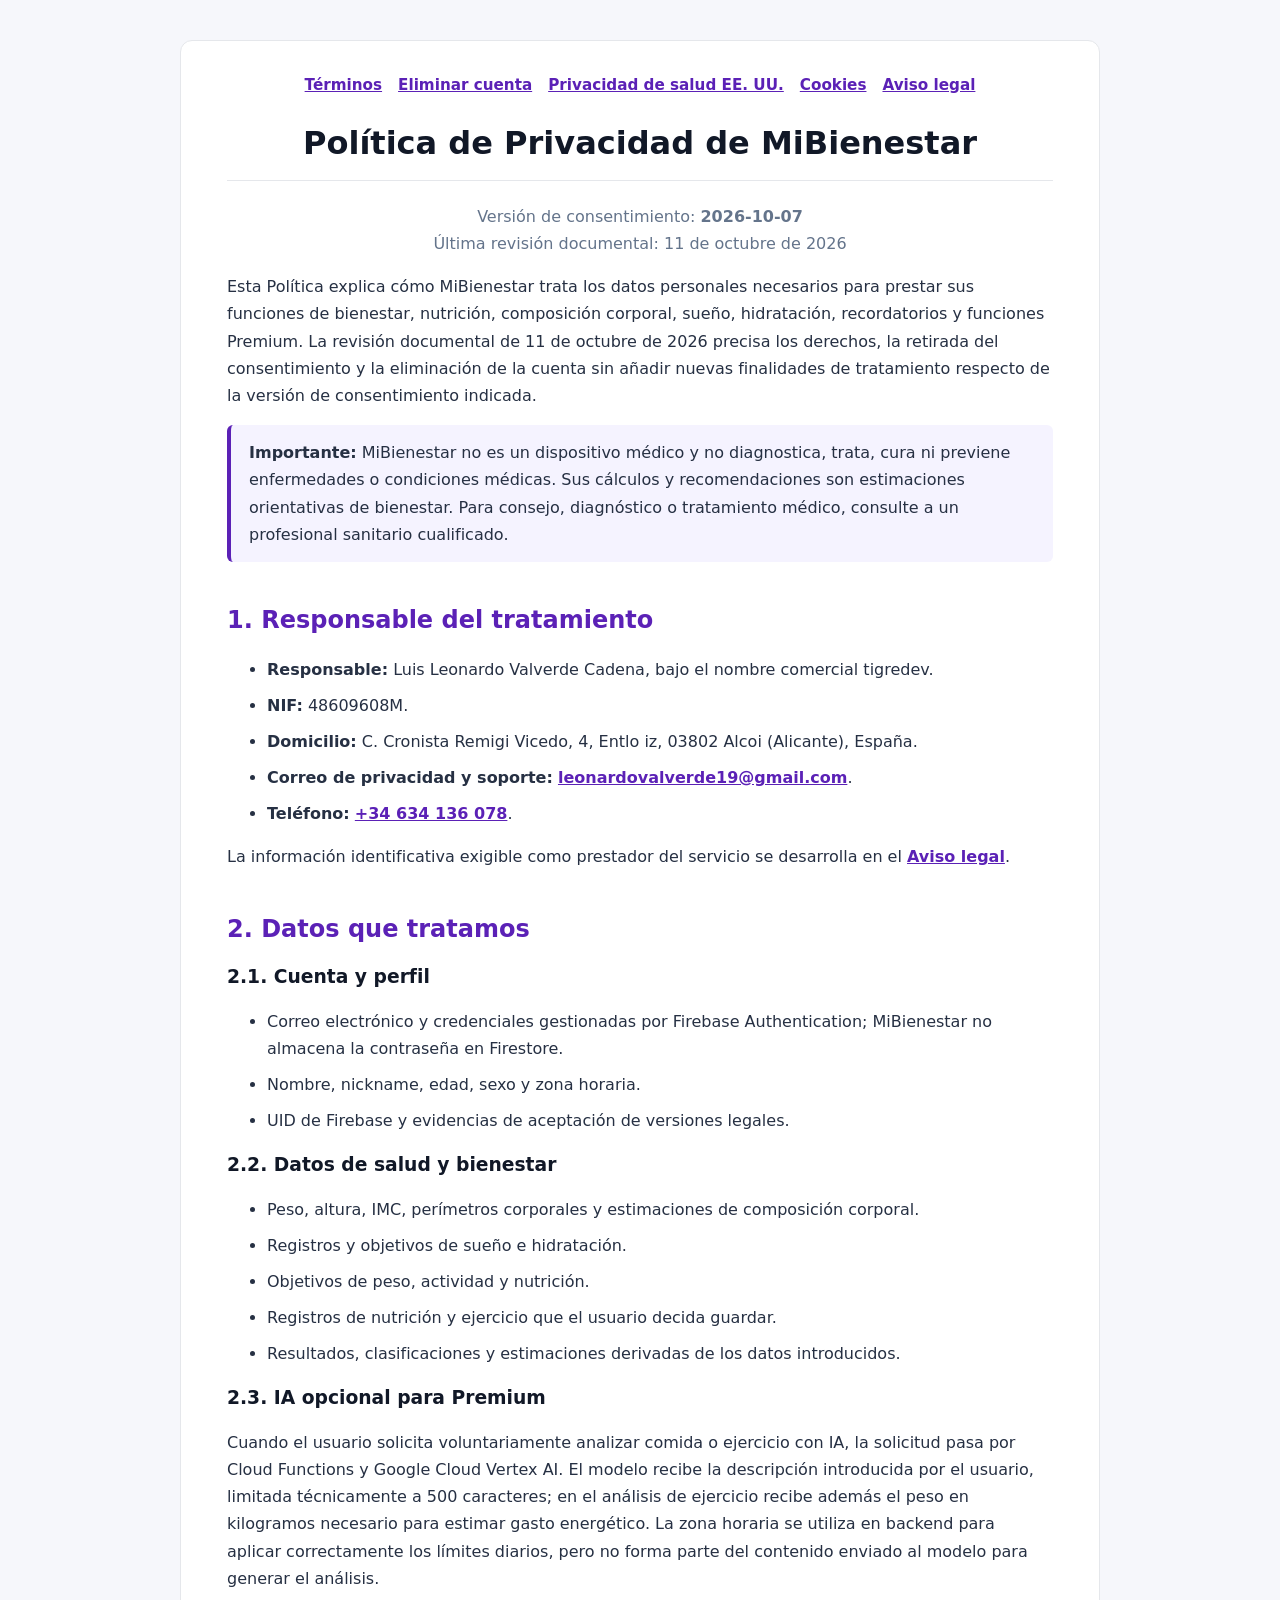
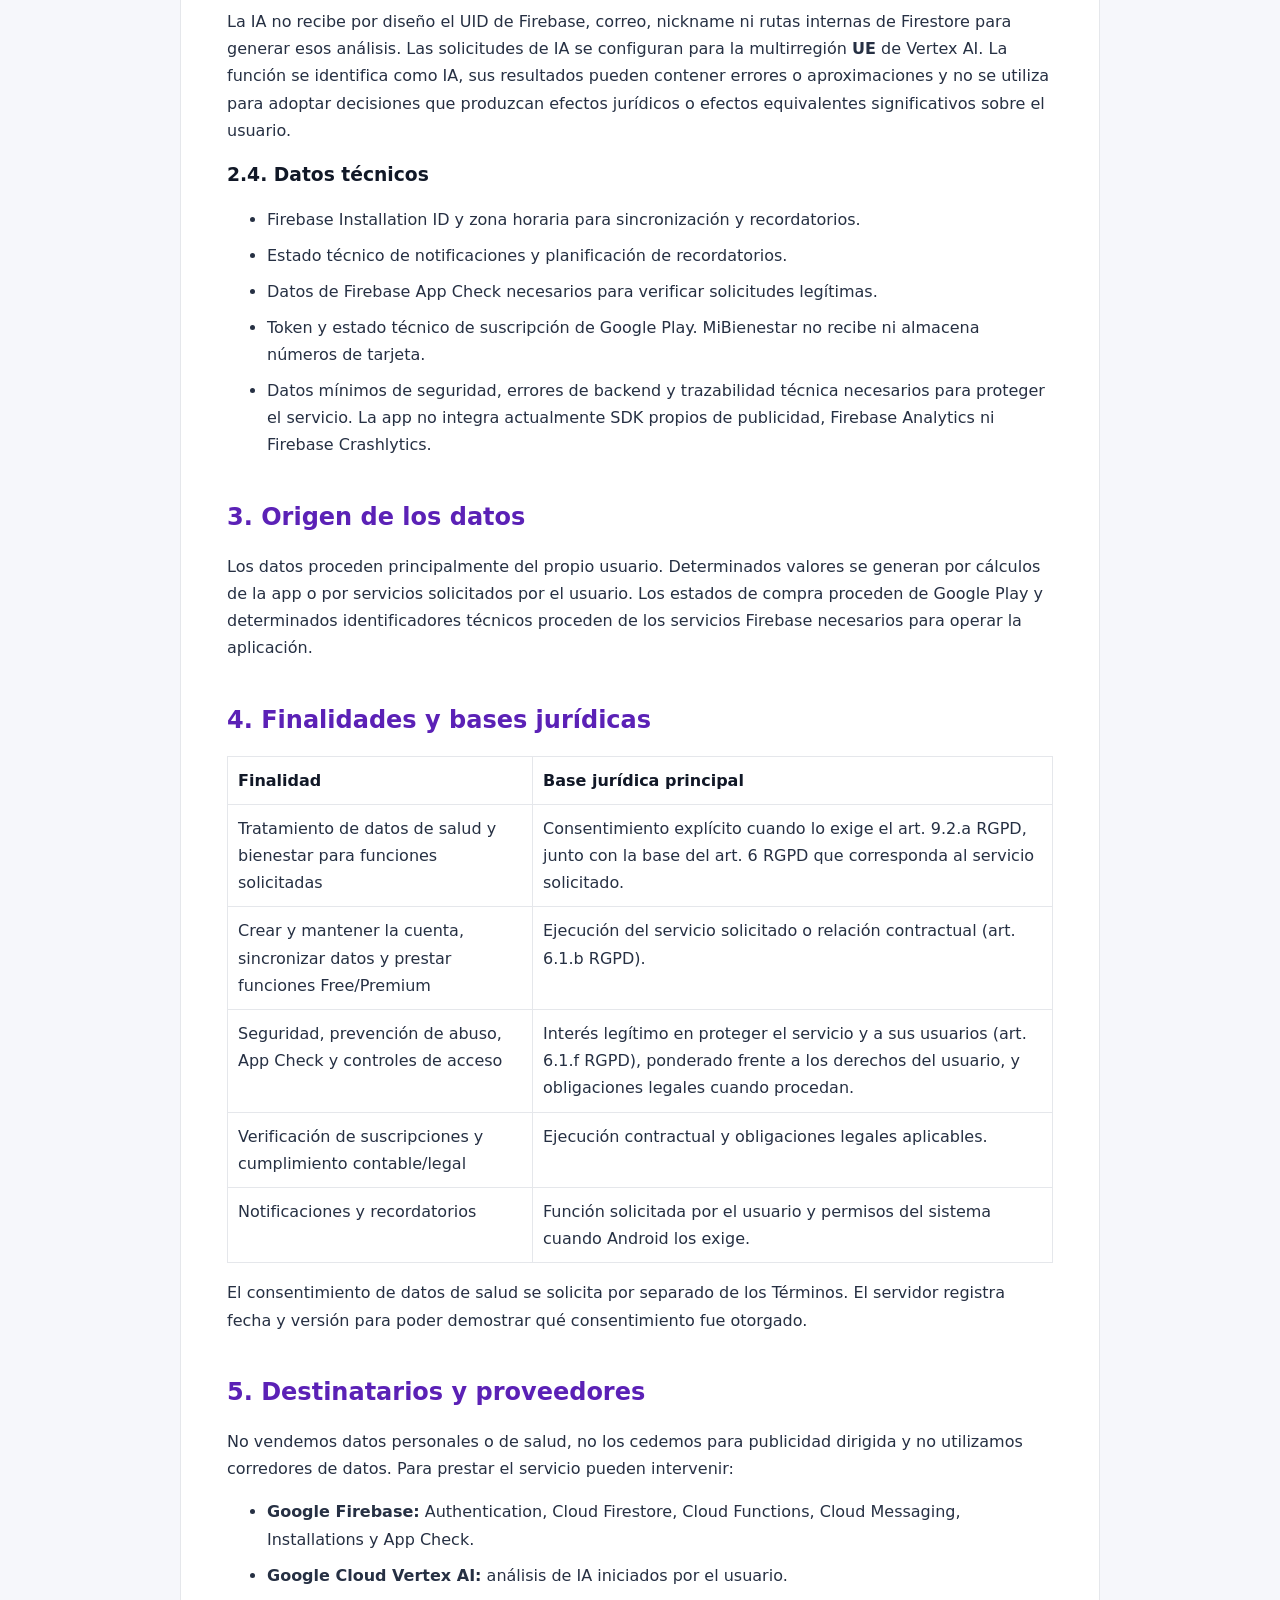
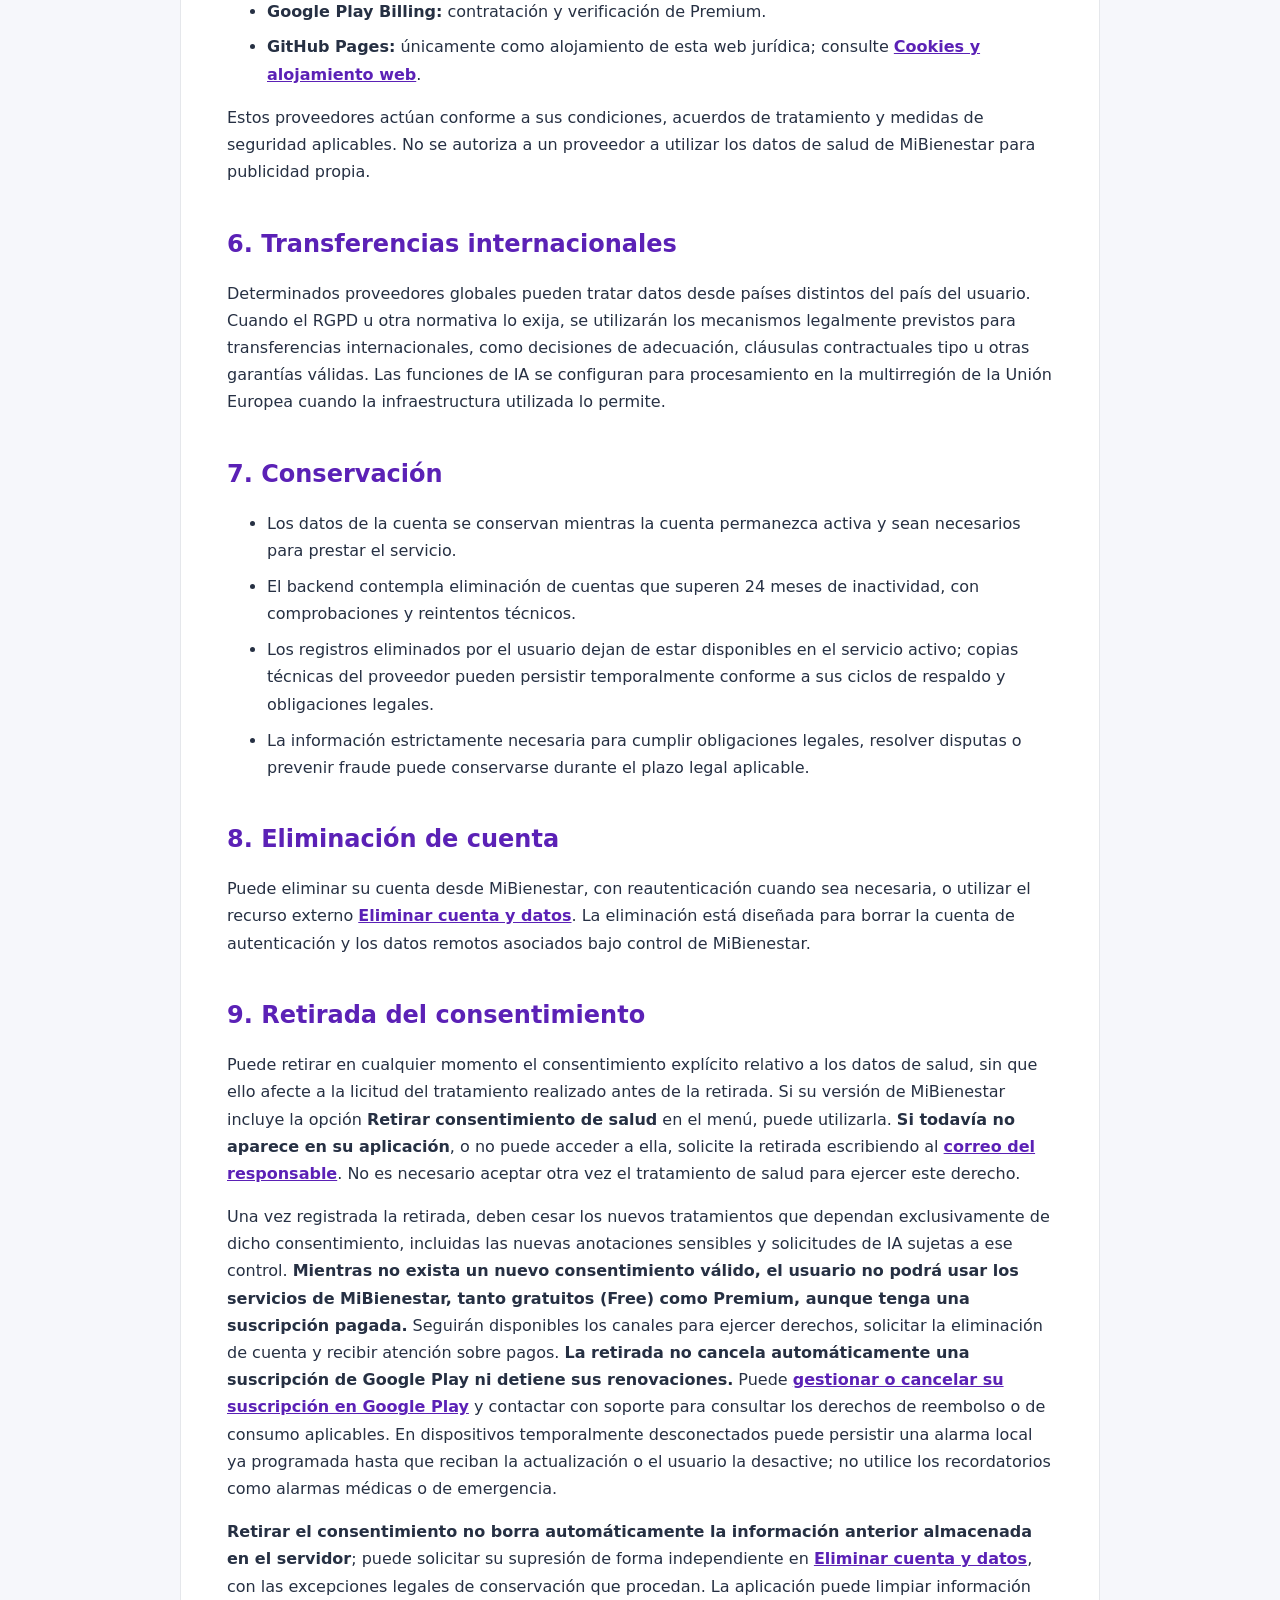
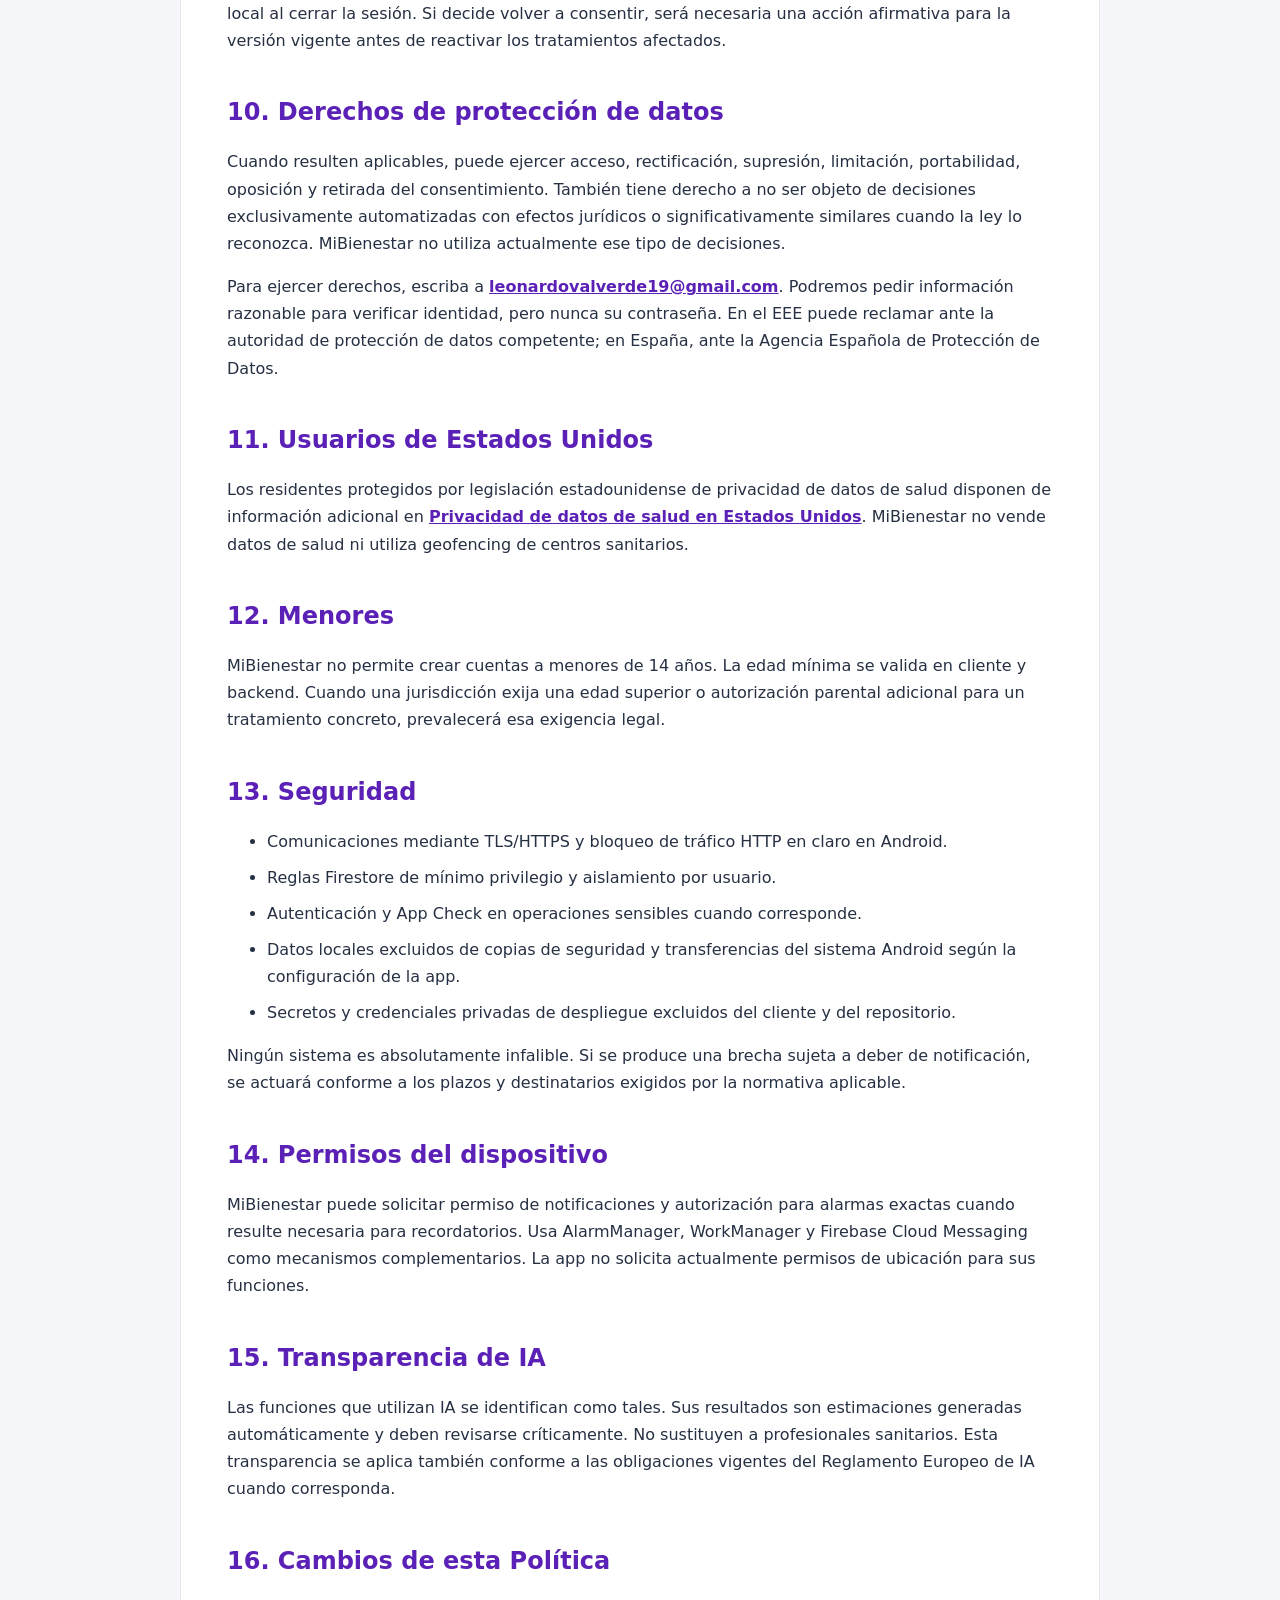
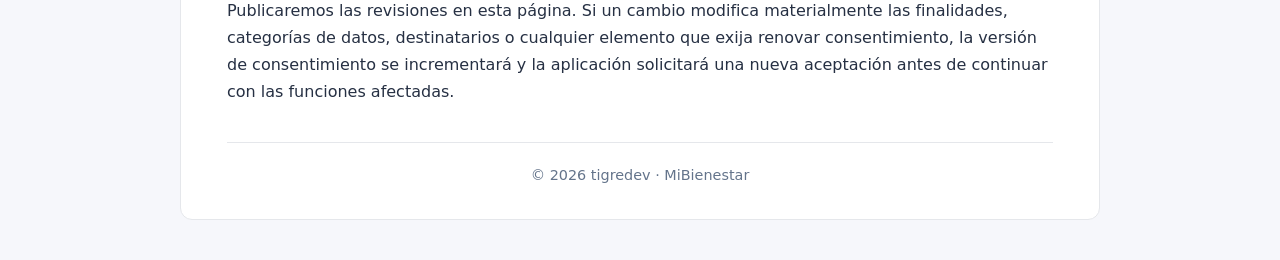
<file: index.html>
<!doctype html>
<html lang="es">
<head>
  <meta charset="utf-8">
  <meta name="viewport" content="width=device-width,initial-scale=1">
  <title>Política de Privacidad - MiBienestar</title>
  <link rel="stylesheet" href="assets/legal.css">
</head>
<body>
<a class="skip-link" href="#contenido">Saltar al contenido</a>
<main id="contenido" class="container">
<nav aria-label="Documentos legales">
  <a href="terminos.html">Términos</a>
  <a href="eliminar-cuenta.html">Eliminar cuenta</a>
  <a href="privacidad-salud-eeuu.html">Privacidad de salud EE. UU.</a>
  <a href="cookies.html">Cookies</a>
  <a href="aviso-legal.html">Aviso legal</a>
</nav>

<h1>Política de Privacidad de MiBienestar</h1>
<p class="meta">Versión de consentimiento: <strong>2026-10-07</strong><br>Última revisión documental: 11 de octubre de 2026</p>

<p>Esta Política explica cómo MiBienestar trata los datos personales necesarios para prestar sus funciones de bienestar, nutrición, composición corporal, sueño, hidratación, recordatorios y funciones Premium. La revisión documental de 11 de octubre de 2026 precisa los derechos, la retirada del consentimiento y la eliminación de la cuenta sin añadir nuevas finalidades de tratamiento respecto de la versión de consentimiento indicada.</p>

<div class="notice"><strong>Importante:</strong> MiBienestar no es un dispositivo médico y no diagnostica, trata, cura ni previene enfermedades o condiciones médicas. Sus cálculos y recomendaciones son estimaciones orientativas de bienestar. Para consejo, diagnóstico o tratamiento médico, consulte a un profesional sanitario cualificado.</div>

<h2>1. Responsable del tratamiento</h2>
<ul>
  <li><strong>Responsable:</strong> Luis Leonardo Valverde Cadena, bajo el nombre comercial tigredev.</li>
  <li><strong>NIF:</strong> 48609608M.</li>
  <li><strong>Domicilio:</strong> C. Cronista Remigi Vicedo, 4, Entlo iz, 03802 Alcoi (Alicante), España.</li>
  <li><strong>Correo de privacidad y soporte:</strong> <a href="mailto:leonardovalverde19@gmail.com">leonardovalverde19@gmail.com</a>.</li>
  <li><strong>Teléfono:</strong> <a href="tel:+34634136078">+34 634 136 078</a>.</li>
</ul>
<p>La información identificativa exigible como prestador del servicio se desarrolla en el <a href="aviso-legal.html">Aviso legal</a>.</p>

<h2>2. Datos que tratamos</h2>
<h3>2.1. Cuenta y perfil</h3>
<ul>
  <li>Correo electrónico y credenciales gestionadas por Firebase Authentication; MiBienestar no almacena la contraseña en Firestore.</li>
  <li>Nombre, nickname, edad, sexo y zona horaria.</li>
  <li>UID de Firebase y evidencias de aceptación de versiones legales.</li>
</ul>

<h3>2.2. Datos de salud y bienestar</h3>
<ul>
  <li>Peso, altura, IMC, perímetros corporales y estimaciones de composición corporal.</li>
  <li>Registros y objetivos de sueño e hidratación.</li>
  <li>Objetivos de peso, actividad y nutrición.</li>
  <li>Registros de nutrición y ejercicio que el usuario decida guardar.</li>
  <li>Resultados, clasificaciones y estimaciones derivadas de los datos introducidos.</li>
</ul>

<h3>2.3. IA opcional para Premium</h3>
<p>Cuando el usuario solicita voluntariamente analizar comida o ejercicio con IA, la solicitud pasa por Cloud Functions y Google Cloud Vertex AI. El modelo recibe la descripción introducida por el usuario, limitada técnicamente a 500 caracteres; en el análisis de ejercicio recibe además el peso en kilogramos necesario para estimar gasto energético. La zona horaria se utiliza en backend para aplicar correctamente los límites diarios, pero no forma parte del contenido enviado al modelo para generar el análisis.</p>
<p>La IA no recibe por diseño el UID de Firebase, correo, nickname ni rutas internas de Firestore para generar esos análisis. Las solicitudes de IA se configuran para la multirregión <strong>UE</strong> de Vertex AI. La función se identifica como IA, sus resultados pueden contener errores o aproximaciones y no se utiliza para adoptar decisiones que produzcan efectos jurídicos o efectos equivalentes significativos sobre el usuario.</p>

<h3>2.4. Datos técnicos</h3>
<ul>
  <li>Firebase Installation ID y zona horaria para sincronización y recordatorios.</li>
  <li>Estado técnico de notificaciones y planificación de recordatorios.</li>
  <li>Datos de Firebase App Check necesarios para verificar solicitudes legítimas.</li>
  <li>Token y estado técnico de suscripción de Google Play. MiBienestar no recibe ni almacena números de tarjeta.</li>
  <li>Datos mínimos de seguridad, errores de backend y trazabilidad técnica necesarios para proteger el servicio. La app no integra actualmente SDK propios de publicidad, Firebase Analytics ni Firebase Crashlytics.</li>
</ul>

<h2>3. Origen de los datos</h2>
<p>Los datos proceden principalmente del propio usuario. Determinados valores se generan por cálculos de la app o por servicios solicitados por el usuario. Los estados de compra proceden de Google Play y determinados identificadores técnicos proceden de los servicios Firebase necesarios para operar la aplicación.</p>

<h2>4. Finalidades y bases jurídicas</h2>
<table>
  <thead><tr><th>Finalidad</th><th>Base jurídica principal</th></tr></thead>
  <tbody>
    <tr><td>Tratamiento de datos de salud y bienestar para funciones solicitadas</td><td>Consentimiento explícito cuando lo exige el art. 9.2.a RGPD, junto con la base del art. 6 RGPD que corresponda al servicio solicitado.</td></tr>
    <tr><td>Crear y mantener la cuenta, sincronizar datos y prestar funciones Free/Premium</td><td>Ejecución del servicio solicitado o relación contractual (art. 6.1.b RGPD).</td></tr>
    <tr><td>Seguridad, prevención de abuso, App Check y controles de acceso</td><td>Interés legítimo en proteger el servicio y a sus usuarios (art. 6.1.f RGPD), ponderado frente a los derechos del usuario, y obligaciones legales cuando procedan.</td></tr>
    <tr><td>Verificación de suscripciones y cumplimiento contable/legal</td><td>Ejecución contractual y obligaciones legales aplicables.</td></tr>
    <tr><td>Notificaciones y recordatorios</td><td>Función solicitada por el usuario y permisos del sistema cuando Android los exige.</td></tr>
  </tbody>
</table>
<p>El consentimiento de datos de salud se solicita por separado de los Términos. El servidor registra fecha y versión para poder demostrar qué consentimiento fue otorgado.</p>

<h2>5. Destinatarios y proveedores</h2>
<p>No vendemos datos personales o de salud, no los cedemos para publicidad dirigida y no utilizamos corredores de datos. Para prestar el servicio pueden intervenir:</p>
<ul>
  <li><strong>Google Firebase:</strong> Authentication, Cloud Firestore, Cloud Functions, Cloud Messaging, Installations y App Check.</li>
  <li><strong>Google Cloud Vertex AI:</strong> análisis de IA iniciados por el usuario.</li>
  <li><strong>Google Play Billing:</strong> contratación y verificación de Premium.</li>
  <li><strong>GitHub Pages:</strong> únicamente como alojamiento de esta web jurídica; consulte <a href="cookies.html">Cookies y alojamiento web</a>.</li>
</ul>
<p>Estos proveedores actúan conforme a sus condiciones, acuerdos de tratamiento y medidas de seguridad aplicables. No se autoriza a un proveedor a utilizar los datos de salud de MiBienestar para publicidad propia.</p>

<h2>6. Transferencias internacionales</h2>
<p>Determinados proveedores globales pueden tratar datos desde países distintos del país del usuario. Cuando el RGPD u otra normativa lo exija, se utilizarán los mecanismos legalmente previstos para transferencias internacionales, como decisiones de adecuación, cláusulas contractuales tipo u otras garantías válidas. Las funciones de IA se configuran para procesamiento en la multirregión de la Unión Europea cuando la infraestructura utilizada lo permite.</p>

<h2>7. Conservación</h2>
<ul>
  <li>Los datos de la cuenta se conservan mientras la cuenta permanezca activa y sean necesarios para prestar el servicio.</li>
  <li>El backend contempla eliminación de cuentas que superen 24 meses de inactividad, con comprobaciones y reintentos técnicos.</li>
  <li>Los registros eliminados por el usuario dejan de estar disponibles en el servicio activo; copias técnicas del proveedor pueden persistir temporalmente conforme a sus ciclos de respaldo y obligaciones legales.</li>
  <li>La información estrictamente necesaria para cumplir obligaciones legales, resolver disputas o prevenir fraude puede conservarse durante el plazo legal aplicable.</li>
</ul>

<h2>8. Eliminación de cuenta</h2>
<p>Puede eliminar su cuenta desde MiBienestar, con reautenticación cuando sea necesaria, o utilizar el recurso externo <a href="eliminar-cuenta.html">Eliminar cuenta y datos</a>. La eliminación está diseñada para borrar la cuenta de autenticación y los datos remotos asociados bajo control de MiBienestar.</p>

<h2>9. Retirada del consentimiento</h2>
<p>Puede retirar en cualquier momento el consentimiento explícito relativo a los datos de salud, sin que ello afecte a la licitud del tratamiento realizado antes de la retirada. Si su versión de MiBienestar incluye la opción <strong>Retirar consentimiento de salud</strong> en el menú, puede utilizarla. <strong>Si todavía no aparece en su aplicación</strong>, o no puede acceder a ella, solicite la retirada escribiendo al <a href="mailto:leonardovalverde19@gmail.com?subject=Retirada%20de%20consentimiento%20MiBienestar">correo del responsable</a>. No es necesario aceptar otra vez el tratamiento de salud para ejercer este derecho.</p>
<p>Una vez registrada la retirada, deben cesar los nuevos tratamientos que dependan exclusivamente de dicho consentimiento, incluidas las nuevas anotaciones sensibles y solicitudes de IA sujetas a ese control. <strong>Mientras no exista un nuevo consentimiento válido, el usuario no podrá usar los servicios de MiBienestar, tanto gratuitos (Free) como Premium, aunque tenga una suscripción pagada.</strong> Seguirán disponibles los canales para ejercer derechos, solicitar la eliminación de cuenta y recibir atención sobre pagos. <strong>La retirada no cancela automáticamente una suscripción de Google Play ni detiene sus renovaciones.</strong> Puede <a href="https://play.google.com/store/account/subscriptions">gestionar o cancelar su suscripción en Google Play</a> y contactar con soporte para consultar los derechos de reembolso o de consumo aplicables. En dispositivos temporalmente desconectados puede persistir una alarma local ya programada hasta que reciban la actualización o el usuario la desactive; no utilice los recordatorios como alarmas médicas o de emergencia.</p>
<p><strong>Retirar el consentimiento no borra automáticamente la información anterior almacenada en el servidor</strong>; puede solicitar su supresión de forma independiente en <a href="eliminar-cuenta.html">Eliminar cuenta y datos</a>, con las excepciones legales de conservación que procedan. La aplicación puede limpiar información local al cerrar la sesión. Si decide volver a consentir, será necesaria una acción afirmativa para la versión vigente antes de reactivar los tratamientos afectados.</p>

<h2>10. Derechos de protección de datos</h2>
<p>Cuando resulten aplicables, puede ejercer acceso, rectificación, supresión, limitación, portabilidad, oposición y retirada del consentimiento. También tiene derecho a no ser objeto de decisiones exclusivamente automatizadas con efectos jurídicos o significativamente similares cuando la ley lo reconozca. MiBienestar no utiliza actualmente ese tipo de decisiones.</p>
<p>Para ejercer derechos, escriba a <a href="mailto:leonardovalverde19@gmail.com?subject=Privacidad%20MiBienestar">leonardovalverde19@gmail.com</a>. Podremos pedir información razonable para verificar identidad, pero nunca su contraseña. En el EEE puede reclamar ante la autoridad de protección de datos competente; en España, ante la Agencia Española de Protección de Datos.</p>

<h2>11. Usuarios de Estados Unidos</h2>
<p>Los residentes protegidos por legislación estadounidense de privacidad de datos de salud disponen de información adicional en <a href="privacidad-salud-eeuu.html">Privacidad de datos de salud en Estados Unidos</a>. MiBienestar no vende datos de salud ni utiliza geofencing de centros sanitarios.</p>

<h2>12. Menores</h2>
<p>MiBienestar no permite crear cuentas a menores de 14 años. La edad mínima se valida en cliente y backend. Cuando una jurisdicción exija una edad superior o autorización parental adicional para un tratamiento concreto, prevalecerá esa exigencia legal.</p>

<h2>13. Seguridad</h2>
<ul>
  <li>Comunicaciones mediante TLS/HTTPS y bloqueo de tráfico HTTP en claro en Android.</li>
  <li>Reglas Firestore de mínimo privilegio y aislamiento por usuario.</li>
  <li>Autenticación y App Check en operaciones sensibles cuando corresponde.</li>
  <li>Datos locales excluidos de copias de seguridad y transferencias del sistema Android según la configuración de la app.</li>
  <li>Secretos y credenciales privadas de despliegue excluidos del cliente y del repositorio.</li>
</ul>
<p>Ningún sistema es absolutamente infalible. Si se produce una brecha sujeta a deber de notificación, se actuará conforme a los plazos y destinatarios exigidos por la normativa aplicable.</p>

<h2>14. Permisos del dispositivo</h2>
<p>MiBienestar puede solicitar permiso de notificaciones y autorización para alarmas exactas cuando resulte necesaria para recordatorios. Usa AlarmManager, WorkManager y Firebase Cloud Messaging como mecanismos complementarios. La app no solicita actualmente permisos de ubicación para sus funciones.</p>

<h2>15. Transparencia de IA</h2>
<p>Las funciones que utilizan IA se identifican como tales. Sus resultados son estimaciones generadas automáticamente y deben revisarse críticamente. No sustituyen a profesionales sanitarios. Esta transparencia se aplica también conforme a las obligaciones vigentes del Reglamento Europeo de IA cuando corresponda.</p>

<h2>16. Cambios de esta Política</h2>
<p>Publicaremos las revisiones en esta página. Si un cambio modifica materialmente las finalidades, categorías de datos, destinatarios o cualquier elemento que exija renovar consentimiento, la versión de consentimiento se incrementará y la aplicación solicitará una nueva aceptación antes de continuar con las funciones afectadas.</p>

<footer>© 2026 tigredev · MiBienestar</footer>
</main>
</body>
</html>
</file>
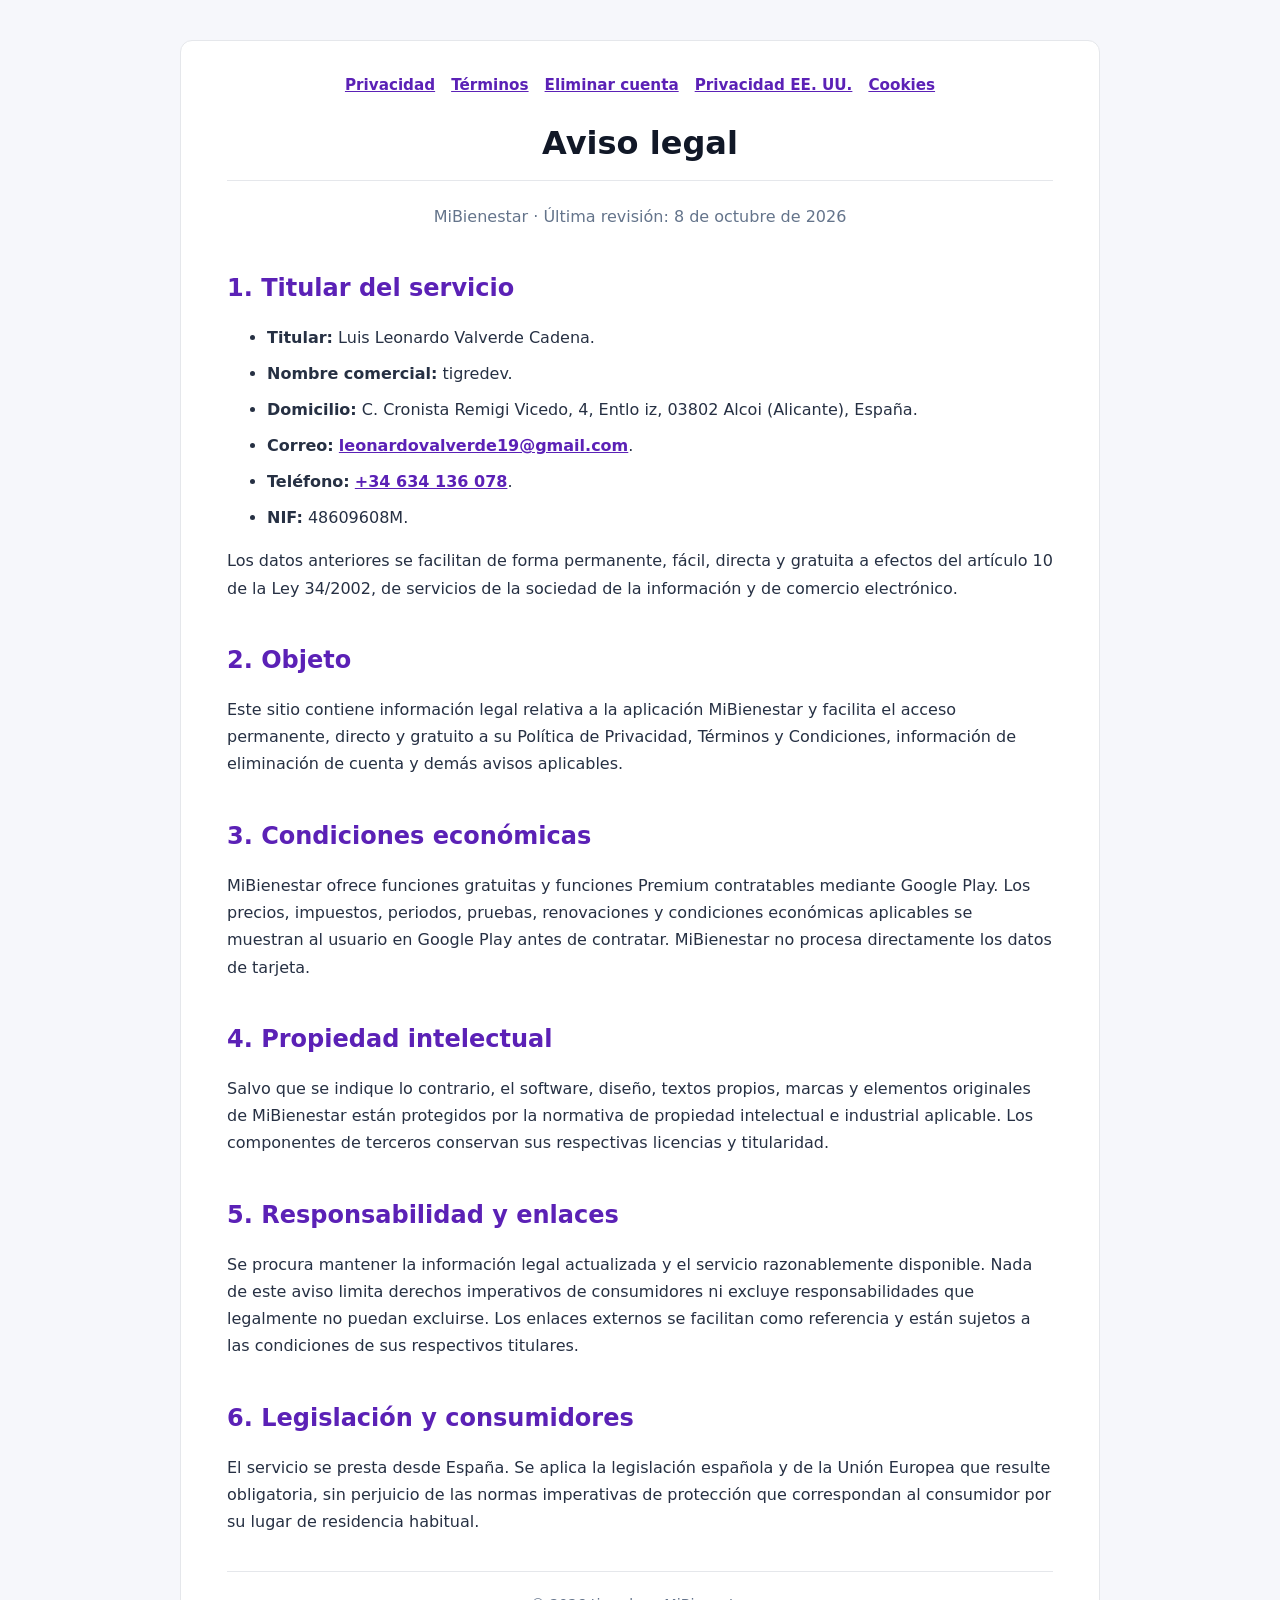
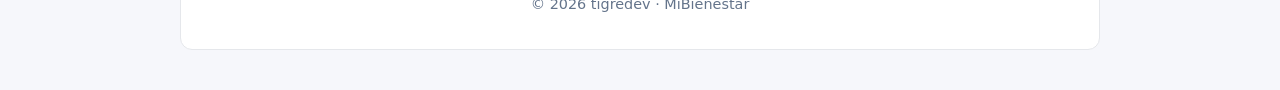
<file: aviso-legal.html>
<!doctype html>
<html lang="es">
<head>
  <meta charset="utf-8">
  <meta name="viewport" content="width=device-width,initial-scale=1">
  <title>Aviso legal - MiBienestar</title>
  <link rel="stylesheet" href="assets/legal.css">
</head>
<body>
<a class="skip-link" href="#contenido">Saltar al contenido</a>
<main id="contenido" class="container">
<nav aria-label="Documentos legales">
  <a href="./">Privacidad</a>
  <a href="terminos.html">Términos</a>
  <a href="eliminar-cuenta.html">Eliminar cuenta</a>
  <a href="privacidad-salud-eeuu.html">Privacidad EE. UU.</a>
  <a href="cookies.html">Cookies</a>
</nav>

<h1>Aviso legal</h1>
<p class="meta">MiBienestar · Última revisión: 8 de octubre de 2026</p>

<h2>1. Titular del servicio</h2>
<ul>
  <li><strong>Titular:</strong> Luis Leonardo Valverde Cadena.</li>
  <li><strong>Nombre comercial:</strong> tigredev.</li>
  <li><strong>Domicilio:</strong> C. Cronista Remigi Vicedo, 4, Entlo iz, 03802 Alcoi (Alicante), España.</li>
  <li><strong>Correo:</strong> <a href="mailto:leonardovalverde19@gmail.com">leonardovalverde19@gmail.com</a>.</li>
  <li><strong>Teléfono:</strong> <a href="tel:+34634136078">+34 634 136 078</a>.</li>
  <li><strong>NIF:</strong> 48609608M.</li>
</ul>

<p>Los datos anteriores se facilitan de forma permanente, fácil, directa y gratuita a efectos del artículo 10 de la Ley 34/2002, de servicios de la sociedad de la información y de comercio electrónico.</p>

<h2>2. Objeto</h2>
<p>Este sitio contiene información legal relativa a la aplicación MiBienestar y facilita el acceso permanente, directo y gratuito a su Política de Privacidad, Términos y Condiciones, información de eliminación de cuenta y demás avisos aplicables.</p>

<h2>3. Condiciones económicas</h2>
<p>MiBienestar ofrece funciones gratuitas y funciones Premium contratables mediante Google Play. Los precios, impuestos, periodos, pruebas, renovaciones y condiciones económicas aplicables se muestran al usuario en Google Play antes de contratar. MiBienestar no procesa directamente los datos de tarjeta.</p>

<h2>4. Propiedad intelectual</h2>
<p>Salvo que se indique lo contrario, el software, diseño, textos propios, marcas y elementos originales de MiBienestar están protegidos por la normativa de propiedad intelectual e industrial aplicable. Los componentes de terceros conservan sus respectivas licencias y titularidad.</p>

<h2>5. Responsabilidad y enlaces</h2>
<p>Se procura mantener la información legal actualizada y el servicio razonablemente disponible. Nada de este aviso limita derechos imperativos de consumidores ni excluye responsabilidades que legalmente no puedan excluirse. Los enlaces externos se facilitan como referencia y están sujetos a las condiciones de sus respectivos titulares.</p>

<h2>6. Legislación y consumidores</h2>
<p>El servicio se presta desde España. Se aplica la legislación española y de la Unión Europea que resulte obligatoria, sin perjuicio de las normas imperativas de protección que correspondan al consumidor por su lugar de residencia habitual.</p>

<footer>© 2026 tigredev · MiBienestar</footer>
</main>
</body>
</html>
</file>
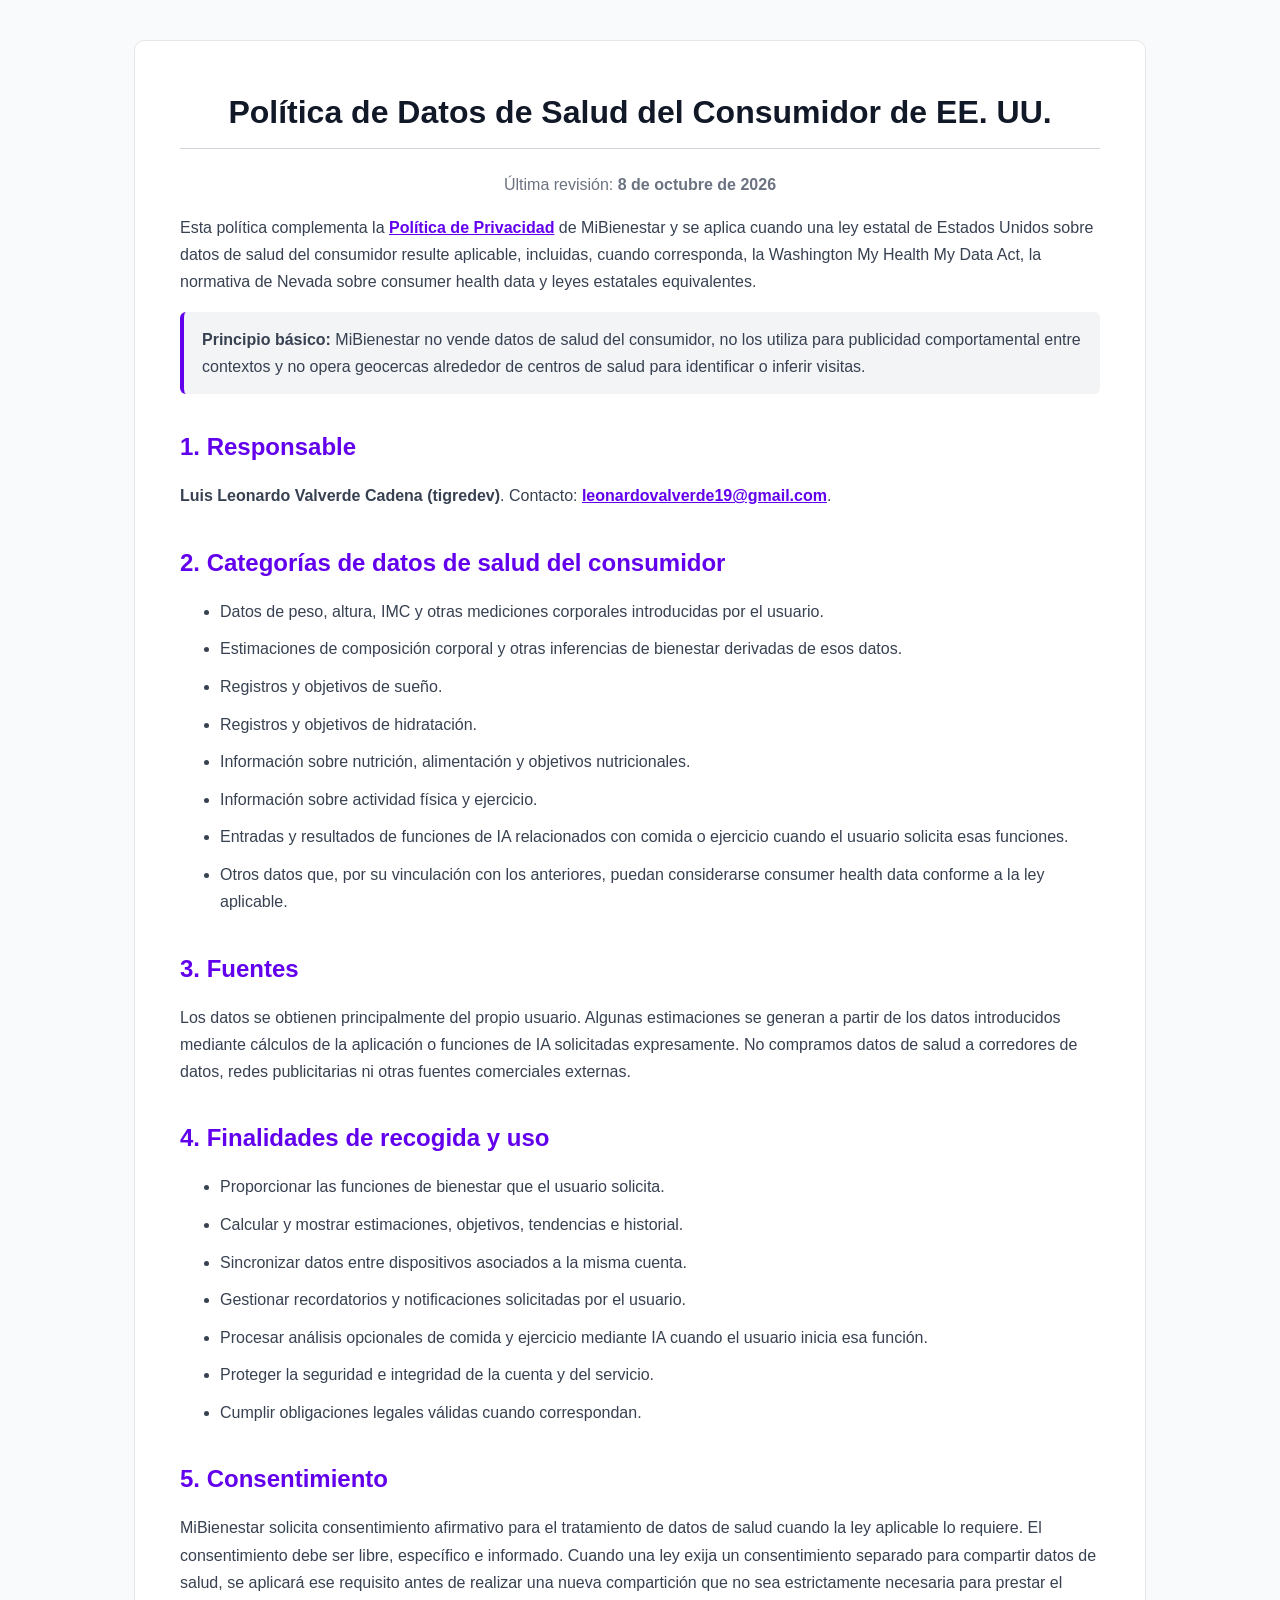
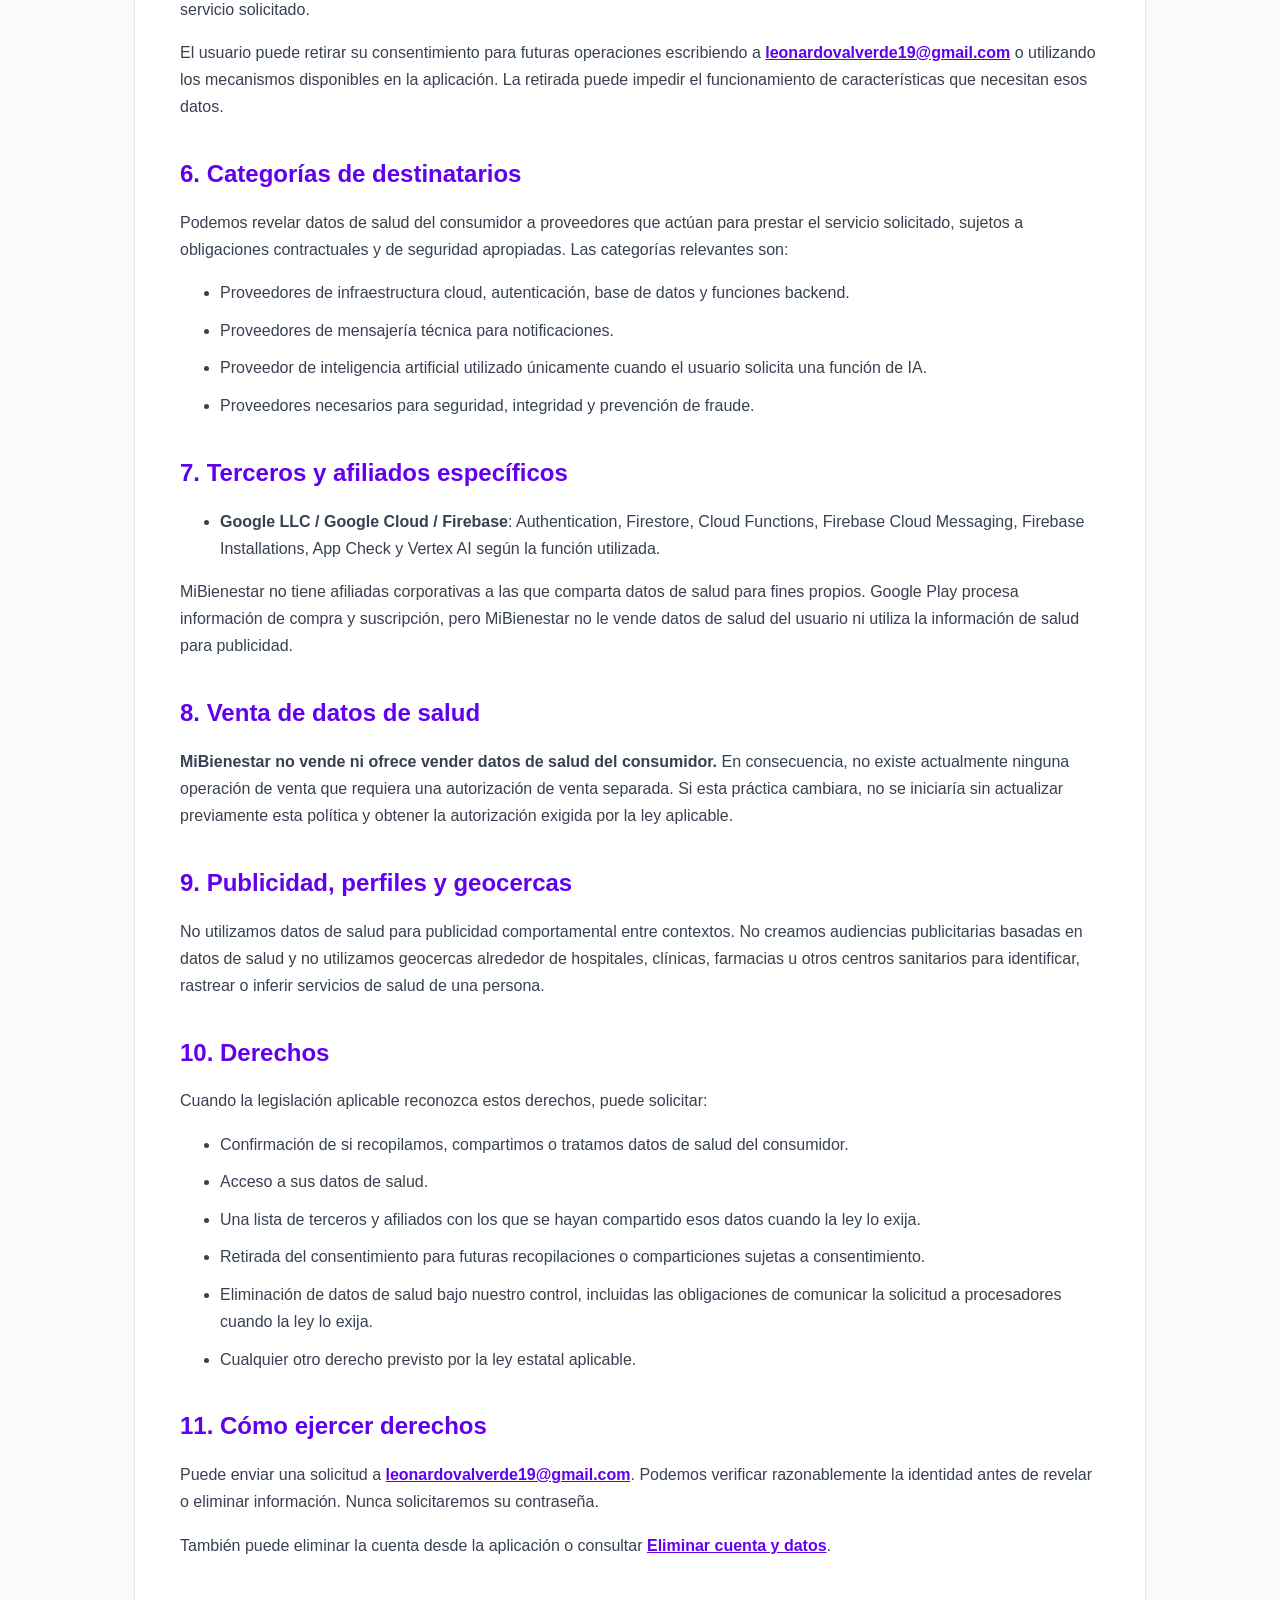
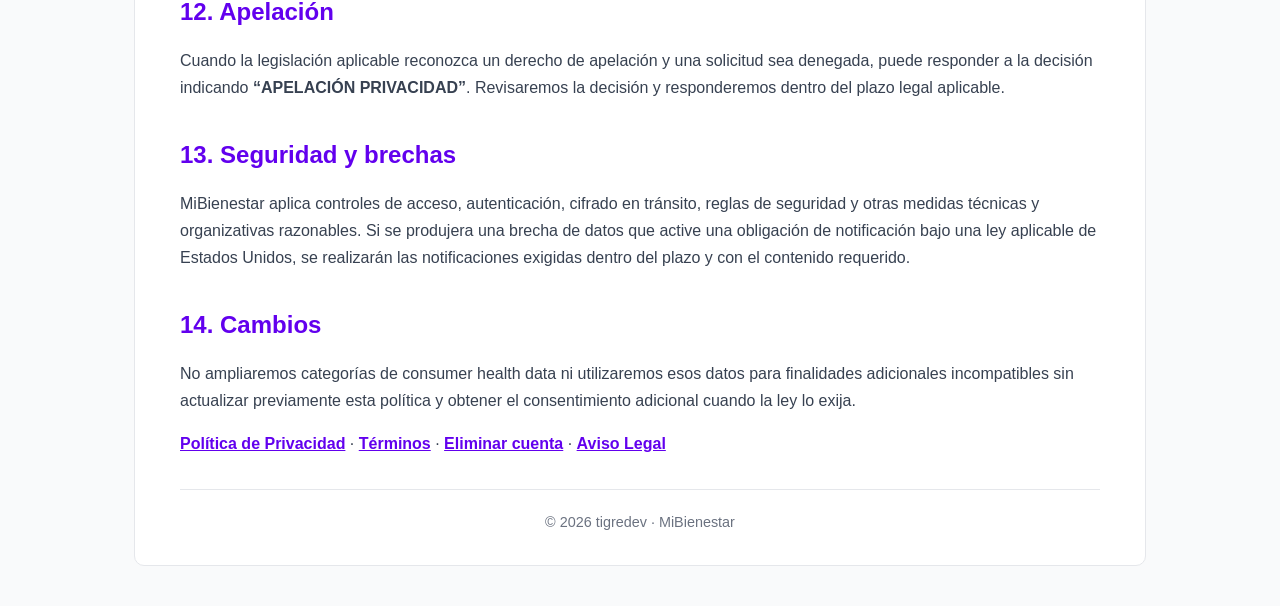
<file: consumer-health-data.html>
<!DOCTYPE html>
<html lang="es">
<head>
  <meta charset="UTF-8">
  <meta name="viewport" content="width=device-width, initial-scale=1.0">
  <meta name="robots" content="index,follow">
  <meta name="description" content="Política de datos de salud del consumidor de MiBienestar para jurisdicciones de Estados Unidos.">
  <title>Datos de Salud del Consumidor - MiBienestar</title>
  <style>
    body { font-family: Arial, Helvetica, sans-serif; line-height:1.7; background:#f9fafb; color:#374151; margin:0; padding:20px; }
    .container { max-width:920px; margin:20px auto; background:#fff; padding:30px 45px; border-radius:10px; border:1px solid #e5e7eb; }
    h1,h2,h3 { color:#111827; line-height:1.25; }
    h1 { text-align:center; border-bottom:1px solid #d1d5db; padding-bottom:16px; }
    h2 { color:#6200EE; margin-top:1.6em; }
    .meta { text-align:center; color:#6b7280; }
    .notice { background:#f3f4f6; border-left:4px solid #6200EE; padding:14px 18px; border-radius:6px; }
    a { color:#6200EE; font-weight:600; }
    li { margin-bottom:.65em; }
    footer { margin-top:32px; padding-top:20px; border-top:1px solid #e5e7eb; text-align:center; color:#6b7280; font-size:.9em; }
  </style>
</head>
<body>
<div class="container">
  <h1>Política de Datos de Salud del Consumidor de EE. UU.</h1>
  <p class="meta">Última revisión: <strong>8 de octubre de 2026</strong></p>

  <p>Esta política complementa la <a href="./">Política de Privacidad</a> de MiBienestar y se aplica cuando una ley estatal de Estados Unidos sobre datos de salud del consumidor resulte aplicable, incluidas, cuando corresponda, la Washington My Health My Data Act, la normativa de Nevada sobre consumer health data y leyes estatales equivalentes.</p>

  <div class="notice"><strong>Principio básico:</strong> MiBienestar no vende datos de salud del consumidor, no los utiliza para publicidad comportamental entre contextos y no opera geocercas alrededor de centros de salud para identificar o inferir visitas.</div>

  <h2>1. Responsable</h2>
  <p><strong>Luis Leonardo Valverde Cadena (tigredev)</strong>. Contacto: <a href="mailto:leonardovalverde19@gmail.com">leonardovalverde19@gmail.com</a>.</p>

  <h2>2. Categorías de datos de salud del consumidor</h2>
  <ul>
    <li>Datos de peso, altura, IMC y otras mediciones corporales introducidas por el usuario.</li>
    <li>Estimaciones de composición corporal y otras inferencias de bienestar derivadas de esos datos.</li>
    <li>Registros y objetivos de sueño.</li>
    <li>Registros y objetivos de hidratación.</li>
    <li>Información sobre nutrición, alimentación y objetivos nutricionales.</li>
    <li>Información sobre actividad física y ejercicio.</li>
    <li>Entradas y resultados de funciones de IA relacionados con comida o ejercicio cuando el usuario solicita esas funciones.</li>
    <li>Otros datos que, por su vinculación con los anteriores, puedan considerarse consumer health data conforme a la ley aplicable.</li>
  </ul>

  <h2>3. Fuentes</h2>
  <p>Los datos se obtienen principalmente del propio usuario. Algunas estimaciones se generan a partir de los datos introducidos mediante cálculos de la aplicación o funciones de IA solicitadas expresamente. No compramos datos de salud a corredores de datos, redes publicitarias ni otras fuentes comerciales externas.</p>

  <h2>4. Finalidades de recogida y uso</h2>
  <ul>
    <li>Proporcionar las funciones de bienestar que el usuario solicita.</li>
    <li>Calcular y mostrar estimaciones, objetivos, tendencias e historial.</li>
    <li>Sincronizar datos entre dispositivos asociados a la misma cuenta.</li>
    <li>Gestionar recordatorios y notificaciones solicitadas por el usuario.</li>
    <li>Procesar análisis opcionales de comida y ejercicio mediante IA cuando el usuario inicia esa función.</li>
    <li>Proteger la seguridad e integridad de la cuenta y del servicio.</li>
    <li>Cumplir obligaciones legales válidas cuando correspondan.</li>
  </ul>

  <h2>5. Consentimiento</h2>
  <p>MiBienestar solicita consentimiento afirmativo para el tratamiento de datos de salud cuando la ley aplicable lo requiere. El consentimiento debe ser libre, específico e informado. Cuando una ley exija un consentimiento separado para compartir datos de salud, se aplicará ese requisito antes de realizar una nueva compartición que no sea estrictamente necesaria para prestar el servicio solicitado.</p>
  <p>El usuario puede retirar su consentimiento para futuras operaciones escribiendo a <a href="mailto:leonardovalverde19@gmail.com">leonardovalverde19@gmail.com</a> o utilizando los mecanismos disponibles en la aplicación. La retirada puede impedir el funcionamiento de características que necesitan esos datos.</p>

  <h2>6. Categorías de destinatarios</h2>
  <p>Podemos revelar datos de salud del consumidor a proveedores que actúan para prestar el servicio solicitado, sujetos a obligaciones contractuales y de seguridad apropiadas. Las categorías relevantes son:</p>
  <ul>
    <li>Proveedores de infraestructura cloud, autenticación, base de datos y funciones backend.</li>
    <li>Proveedores de mensajería técnica para notificaciones.</li>
    <li>Proveedor de inteligencia artificial utilizado únicamente cuando el usuario solicita una función de IA.</li>
    <li>Proveedores necesarios para seguridad, integridad y prevención de fraude.</li>
  </ul>

  <h2>7. Terceros y afiliados específicos</h2>
  <ul>
    <li><strong>Google LLC / Google Cloud / Firebase</strong>: Authentication, Firestore, Cloud Functions, Firebase Cloud Messaging, Firebase Installations, App Check y Vertex AI según la función utilizada.</li>
  </ul>
  <p>MiBienestar no tiene afiliadas corporativas a las que comparta datos de salud para fines propios. Google Play procesa información de compra y suscripción, pero MiBienestar no le vende datos de salud del usuario ni utiliza la información de salud para publicidad.</p>

  <h2>8. Venta de datos de salud</h2>
  <p><strong>MiBienestar no vende ni ofrece vender datos de salud del consumidor.</strong> En consecuencia, no existe actualmente ninguna operación de venta que requiera una autorización de venta separada. Si esta práctica cambiara, no se iniciaría sin actualizar previamente esta política y obtener la autorización exigida por la ley aplicable.</p>

  <h2>9. Publicidad, perfiles y geocercas</h2>
  <p>No utilizamos datos de salud para publicidad comportamental entre contextos. No creamos audiencias publicitarias basadas en datos de salud y no utilizamos geocercas alrededor de hospitales, clínicas, farmacias u otros centros sanitarios para identificar, rastrear o inferir servicios de salud de una persona.</p>

  <h2>10. Derechos</h2>
  <p>Cuando la legislación aplicable reconozca estos derechos, puede solicitar:</p>
  <ul>
    <li>Confirmación de si recopilamos, compartimos o tratamos datos de salud del consumidor.</li>
    <li>Acceso a sus datos de salud.</li>
    <li>Una lista de terceros y afiliados con los que se hayan compartido esos datos cuando la ley lo exija.</li>
    <li>Retirada del consentimiento para futuras recopilaciones o comparticiones sujetas a consentimiento.</li>
    <li>Eliminación de datos de salud bajo nuestro control, incluidas las obligaciones de comunicar la solicitud a procesadores cuando la ley lo exija.</li>
    <li>Cualquier otro derecho previsto por la ley estatal aplicable.</li>
  </ul>

  <h2>11. Cómo ejercer derechos</h2>
  <p>Puede enviar una solicitud a <a href="mailto:leonardovalverde19@gmail.com?subject=Derechos%20de%20datos%20de%20salud%20MiBienestar">leonardovalverde19@gmail.com</a>. Podemos verificar razonablemente la identidad antes de revelar o eliminar información. Nunca solicitaremos su contraseña.</p>
  <p>También puede eliminar la cuenta desde la aplicación o consultar <a href="eliminar-cuenta.html">Eliminar cuenta y datos</a>.</p>

  <h2>12. Apelación</h2>
  <p>Cuando la legislación aplicable reconozca un derecho de apelación y una solicitud sea denegada, puede responder a la decisión indicando <strong>“APELACIÓN PRIVACIDAD”</strong>. Revisaremos la decisión y responderemos dentro del plazo legal aplicable.</p>

  <h2>13. Seguridad y brechas</h2>
  <p>MiBienestar aplica controles de acceso, autenticación, cifrado en tránsito, reglas de seguridad y otras medidas técnicas y organizativas razonables. Si se produjera una brecha de datos que active una obligación de notificación bajo una ley aplicable de Estados Unidos, se realizarán las notificaciones exigidas dentro del plazo y con el contenido requerido.</p>

  <h2>14. Cambios</h2>
  <p>No ampliaremos categorías de consumer health data ni utilizaremos esos datos para finalidades adicionales incompatibles sin actualizar previamente esta política y obtener el consentimiento adicional cuando la ley lo exija.</p>

  <p>
    <a href="./">Política de Privacidad</a> ·
    <a href="terminos.html">Términos</a> ·
    <a href="eliminar-cuenta.html">Eliminar cuenta</a> ·
    <a href="aviso-legal.html">Aviso Legal</a>
  </p>

  <footer>© 2026 tigredev · MiBienestar</footer>
</div>
</body>
</html>
</file>
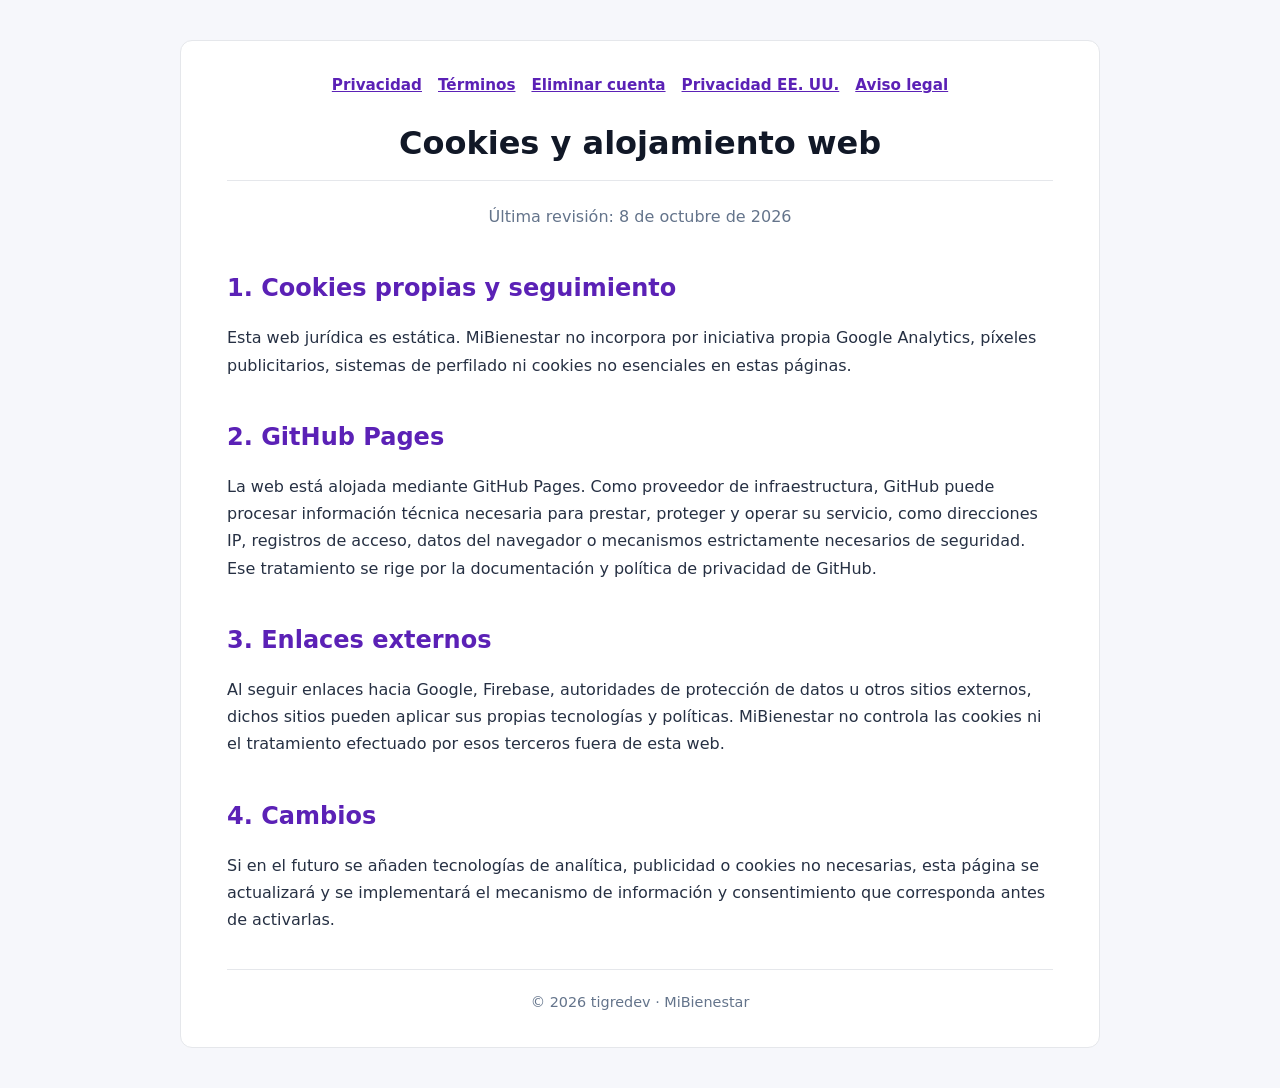
<file: cookies.html>
<!doctype html>
<html lang="es">
<head>
  <meta charset="utf-8">
  <meta name="viewport" content="width=device-width,initial-scale=1">
  <title>Cookies y alojamiento web - MiBienestar</title>
  <link rel="stylesheet" href="assets/legal.css">
</head>
<body>
<a class="skip-link" href="#contenido">Saltar al contenido</a>
<main id="contenido" class="container">
<nav aria-label="Documentos legales">
  <a href="./">Privacidad</a>
  <a href="terminos.html">Términos</a>
  <a href="eliminar-cuenta.html">Eliminar cuenta</a>
  <a href="privacidad-salud-eeuu.html">Privacidad EE. UU.</a>
  <a href="aviso-legal.html">Aviso legal</a>
</nav>

<h1>Cookies y alojamiento web</h1>
<p class="meta">Última revisión: 8 de octubre de 2026</p>

<h2>1. Cookies propias y seguimiento</h2>
<p>Esta web jurídica es estática. MiBienestar no incorpora por iniciativa propia Google Analytics, píxeles publicitarios, sistemas de perfilado ni cookies no esenciales en estas páginas.</p>

<h2>2. GitHub Pages</h2>
<p>La web está alojada mediante GitHub Pages. Como proveedor de infraestructura, GitHub puede procesar información técnica necesaria para prestar, proteger y operar su servicio, como direcciones IP, registros de acceso, datos del navegador o mecanismos estrictamente necesarios de seguridad. Ese tratamiento se rige por la documentación y política de privacidad de GitHub.</p>

<h2>3. Enlaces externos</h2>
<p>Al seguir enlaces hacia Google, Firebase, autoridades de protección de datos u otros sitios externos, dichos sitios pueden aplicar sus propias tecnologías y políticas. MiBienestar no controla las cookies ni el tratamiento efectuado por esos terceros fuera de esta web.</p>

<h2>4. Cambios</h2>
<p>Si en el futuro se añaden tecnologías de analítica, publicidad o cookies no necesarias, esta página se actualizará y se implementará el mecanismo de información y consentimiento que corresponda antes de activarlas.</p>

<footer>© 2026 tigredev · MiBienestar</footer>
</main>
</body>
</html>
</file>
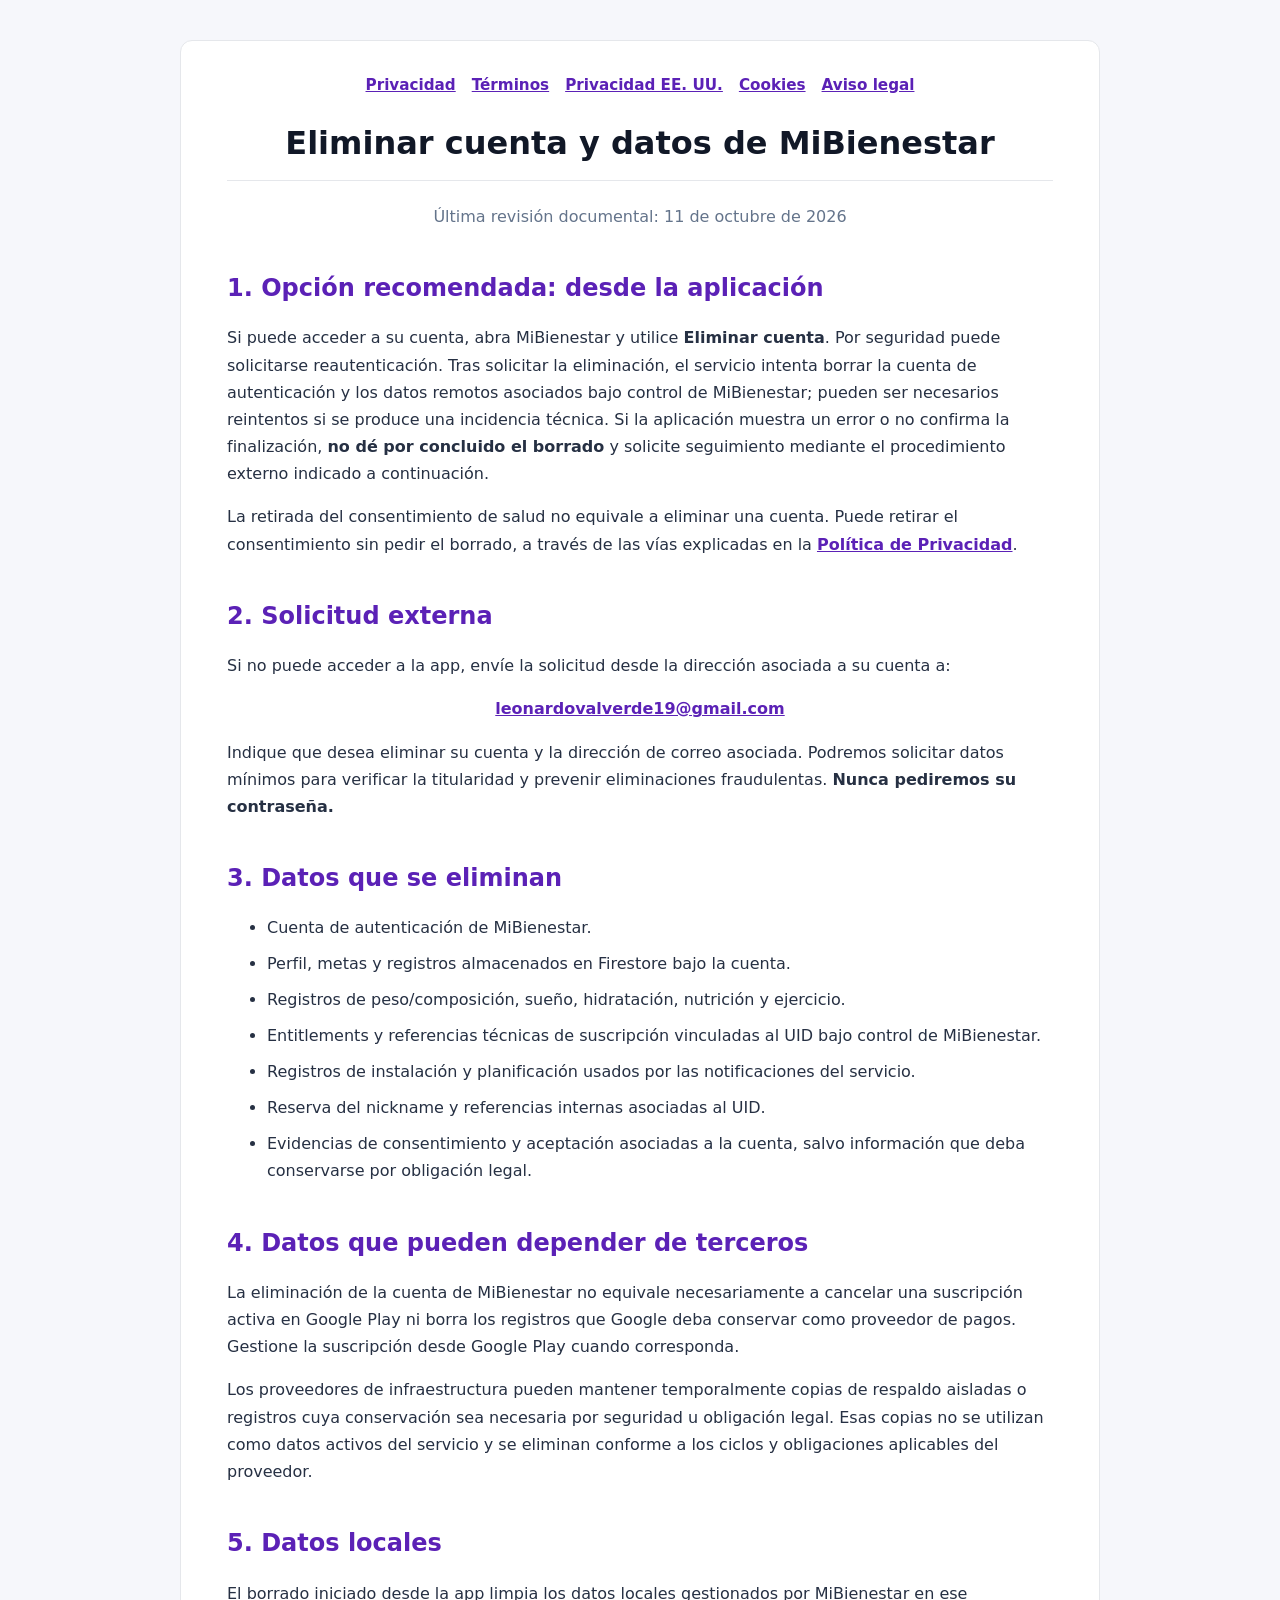
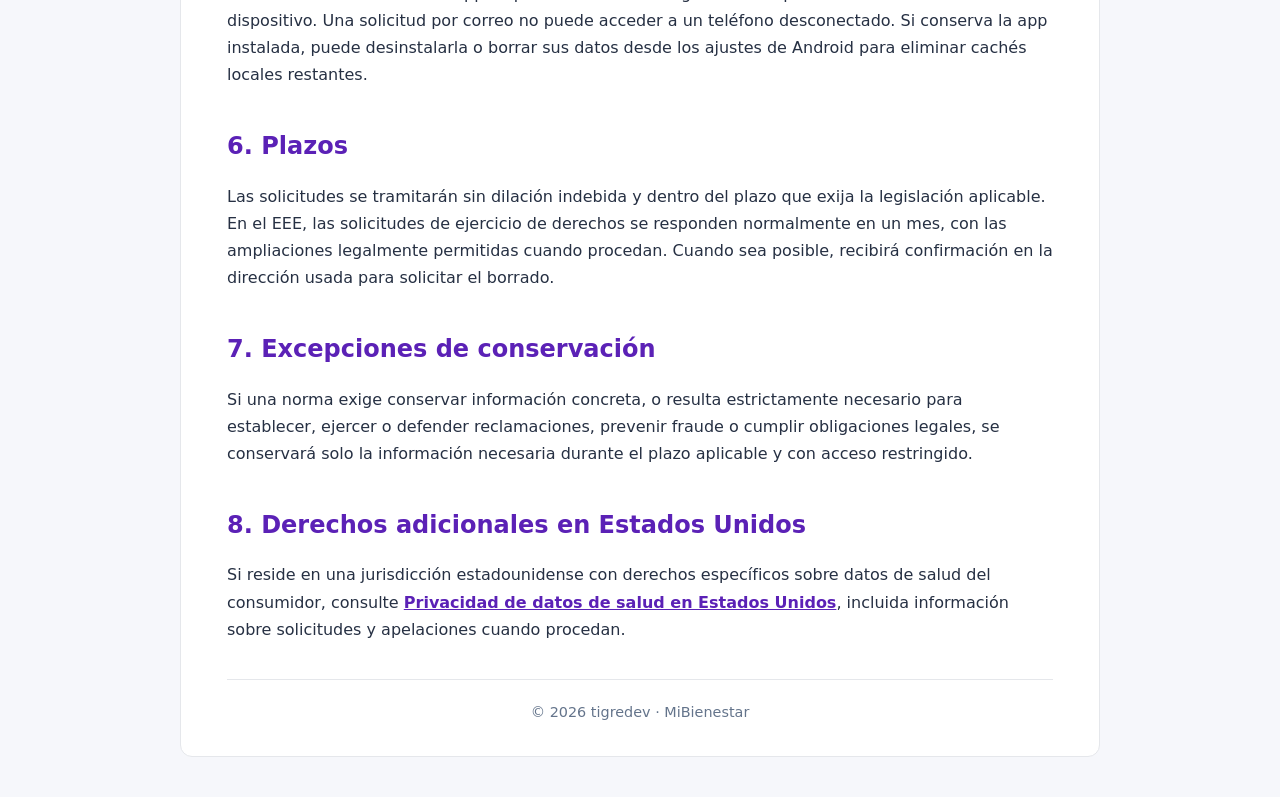
<file: eliminar-cuenta.html>
<!doctype html>
<html lang="es">
<head>
  <meta charset="utf-8">
  <meta name="viewport" content="width=device-width,initial-scale=1">
  <title>Eliminar cuenta y datos - MiBienestar</title>
  <link rel="stylesheet" href="assets/legal.css">
</head>
<body>
<a class="skip-link" href="#contenido">Saltar al contenido</a>
<main id="contenido" class="container">
<nav aria-label="Documentos legales">
  <a href="./">Privacidad</a>
  <a href="terminos.html">Términos</a>
  <a href="privacidad-salud-eeuu.html">Privacidad EE. UU.</a>
  <a href="cookies.html">Cookies</a>
  <a href="aviso-legal.html">Aviso legal</a>
</nav>

<h1>Eliminar cuenta y datos de MiBienestar</h1>
<p class="meta">Última revisión documental: 11 de octubre de 2026</p>

<h2>1. Opción recomendada: desde la aplicación</h2>
<p>Si puede acceder a su cuenta, abra MiBienestar y utilice <strong>Eliminar cuenta</strong>. Por seguridad puede solicitarse reautenticación. Tras solicitar la eliminación, el servicio intenta borrar la cuenta de autenticación y los datos remotos asociados bajo control de MiBienestar; pueden ser necesarios reintentos si se produce una incidencia técnica. Si la aplicación muestra un error o no confirma la finalización, <strong>no dé por concluido el borrado</strong> y solicite seguimiento mediante el procedimiento externo indicado a continuación.</p>

<p>La retirada del consentimiento de salud no equivale a eliminar una cuenta. Puede retirar el consentimiento sin pedir el borrado, a través de las vías explicadas en la <a href="./">Política de Privacidad</a>.</p>

<h2>2. Solicitud externa</h2>
<p>Si no puede acceder a la app, envíe la solicitud desde la dirección asociada a su cuenta a:</p>
<p style="text-align:center"><a href="mailto:leonardovalverde19@gmail.com?subject=Eliminaci%C3%B3n%20de%20cuenta%20MiBienestar">leonardovalverde19@gmail.com</a></p>
<p>Indique que desea eliminar su cuenta y la dirección de correo asociada. Podremos solicitar datos mínimos para verificar la titularidad y prevenir eliminaciones fraudulentas. <strong>Nunca pediremos su contraseña.</strong></p>

<h2>3. Datos que se eliminan</h2>
<ul>
  <li>Cuenta de autenticación de MiBienestar.</li>
  <li>Perfil, metas y registros almacenados en Firestore bajo la cuenta.</li>
  <li>Registros de peso/composición, sueño, hidratación, nutrición y ejercicio.</li>
  <li>Entitlements y referencias técnicas de suscripción vinculadas al UID bajo control de MiBienestar.</li>
  <li>Registros de instalación y planificación usados por las notificaciones del servicio.</li>
  <li>Reserva del nickname y referencias internas asociadas al UID.</li>
  <li>Evidencias de consentimiento y aceptación asociadas a la cuenta, salvo información que deba conservarse por obligación legal.</li>
</ul>

<h2>4. Datos que pueden depender de terceros</h2>
<p>La eliminación de la cuenta de MiBienestar no equivale necesariamente a cancelar una suscripción activa en Google Play ni borra los registros que Google deba conservar como proveedor de pagos. Gestione la suscripción desde Google Play cuando corresponda.</p>
<p>Los proveedores de infraestructura pueden mantener temporalmente copias de respaldo aisladas o registros cuya conservación sea necesaria por seguridad u obligación legal. Esas copias no se utilizan como datos activos del servicio y se eliminan conforme a los ciclos y obligaciones aplicables del proveedor.</p>

<h2>5. Datos locales</h2>
<p>El borrado iniciado desde la app limpia los datos locales gestionados por MiBienestar en ese dispositivo. Una solicitud por correo no puede acceder a un teléfono desconectado. Si conserva la app instalada, puede desinstalarla o borrar sus datos desde los ajustes de Android para eliminar cachés locales restantes.</p>

<h2>6. Plazos</h2>
<p>Las solicitudes se tramitarán sin dilación indebida y dentro del plazo que exija la legislación aplicable. En el EEE, las solicitudes de ejercicio de derechos se responden normalmente en un mes, con las ampliaciones legalmente permitidas cuando procedan. Cuando sea posible, recibirá confirmación en la dirección usada para solicitar el borrado.</p>

<h2>7. Excepciones de conservación</h2>
<p>Si una norma exige conservar información concreta, o resulta estrictamente necesario para establecer, ejercer o defender reclamaciones, prevenir fraude o cumplir obligaciones legales, se conservará solo la información necesaria durante el plazo aplicable y con acceso restringido.</p>

<h2>8. Derechos adicionales en Estados Unidos</h2>
<p>Si reside en una jurisdicción estadounidense con derechos específicos sobre datos de salud del consumidor, consulte <a href="privacidad-salud-eeuu.html">Privacidad de datos de salud en Estados Unidos</a>, incluida información sobre solicitudes y apelaciones cuando procedan.</p>

<footer>© 2026 tigredev · MiBienestar</footer>
</main>
</body>
</html>
</file>
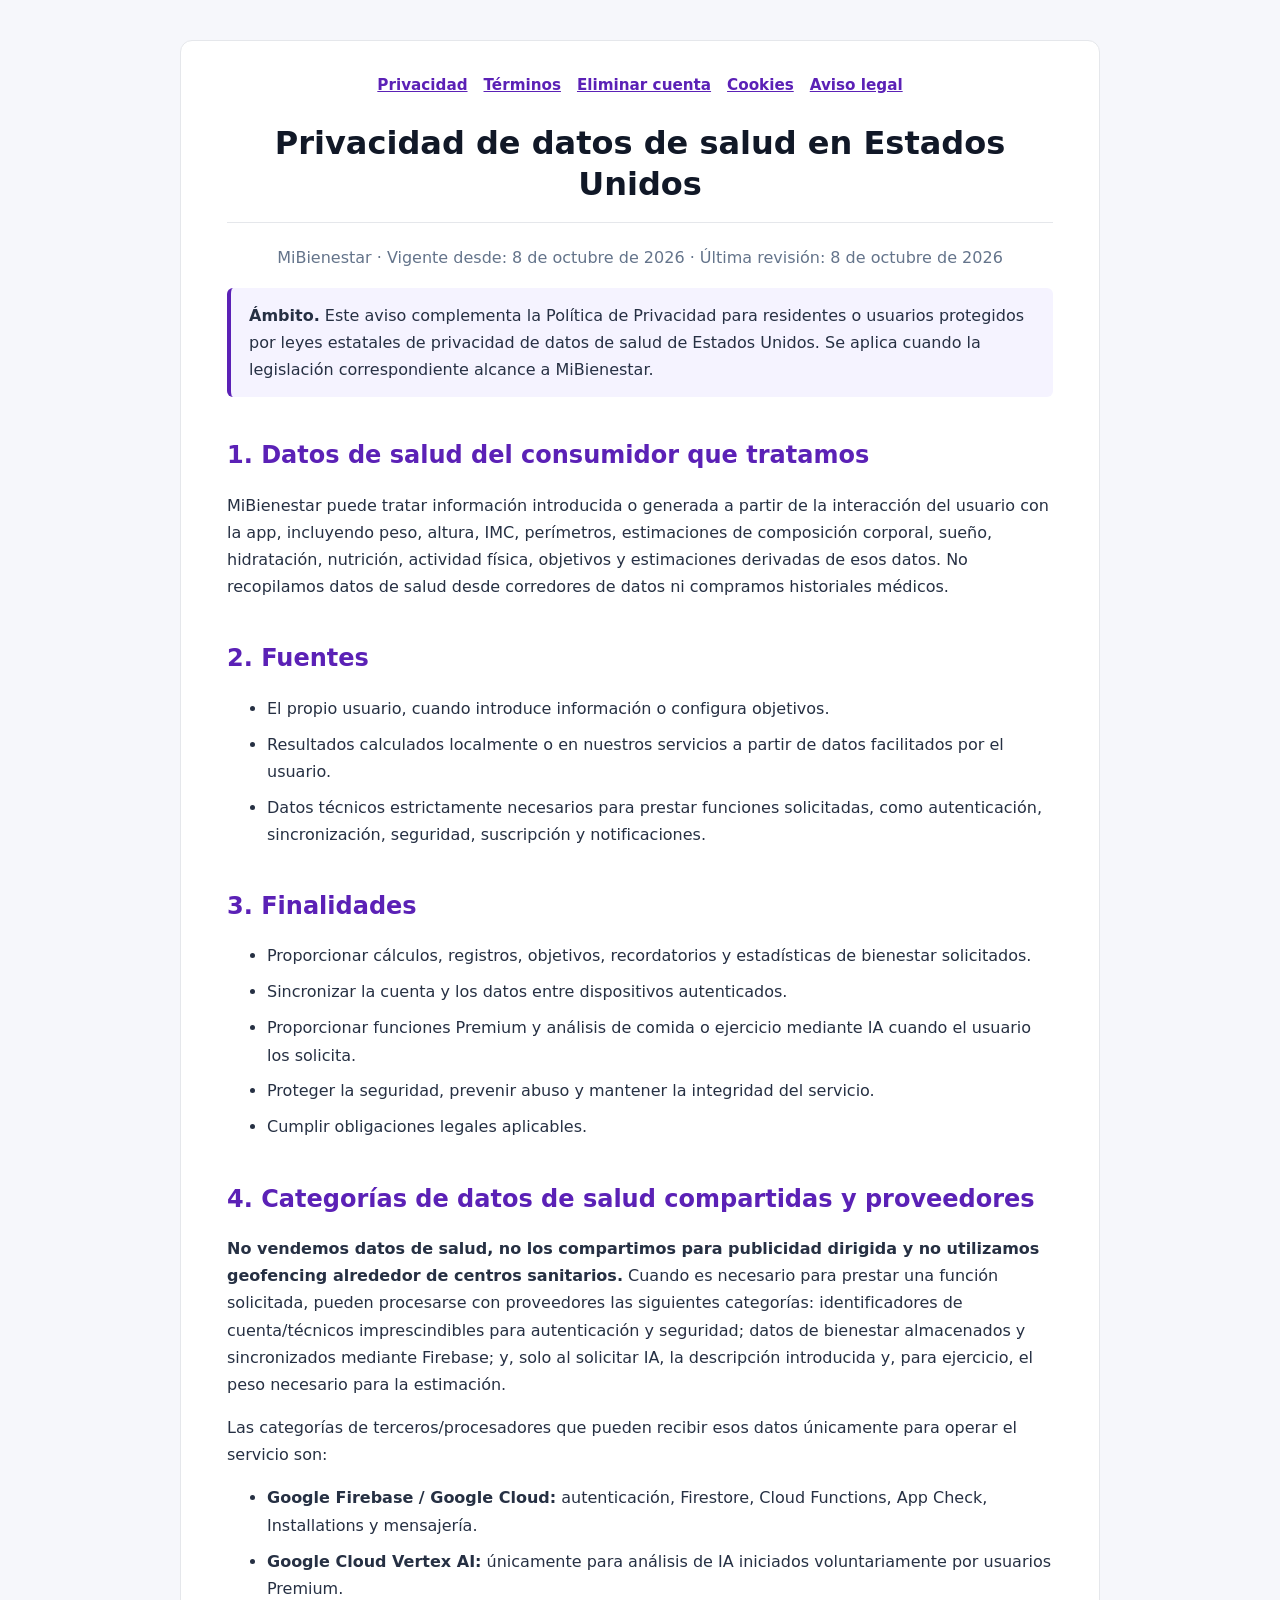
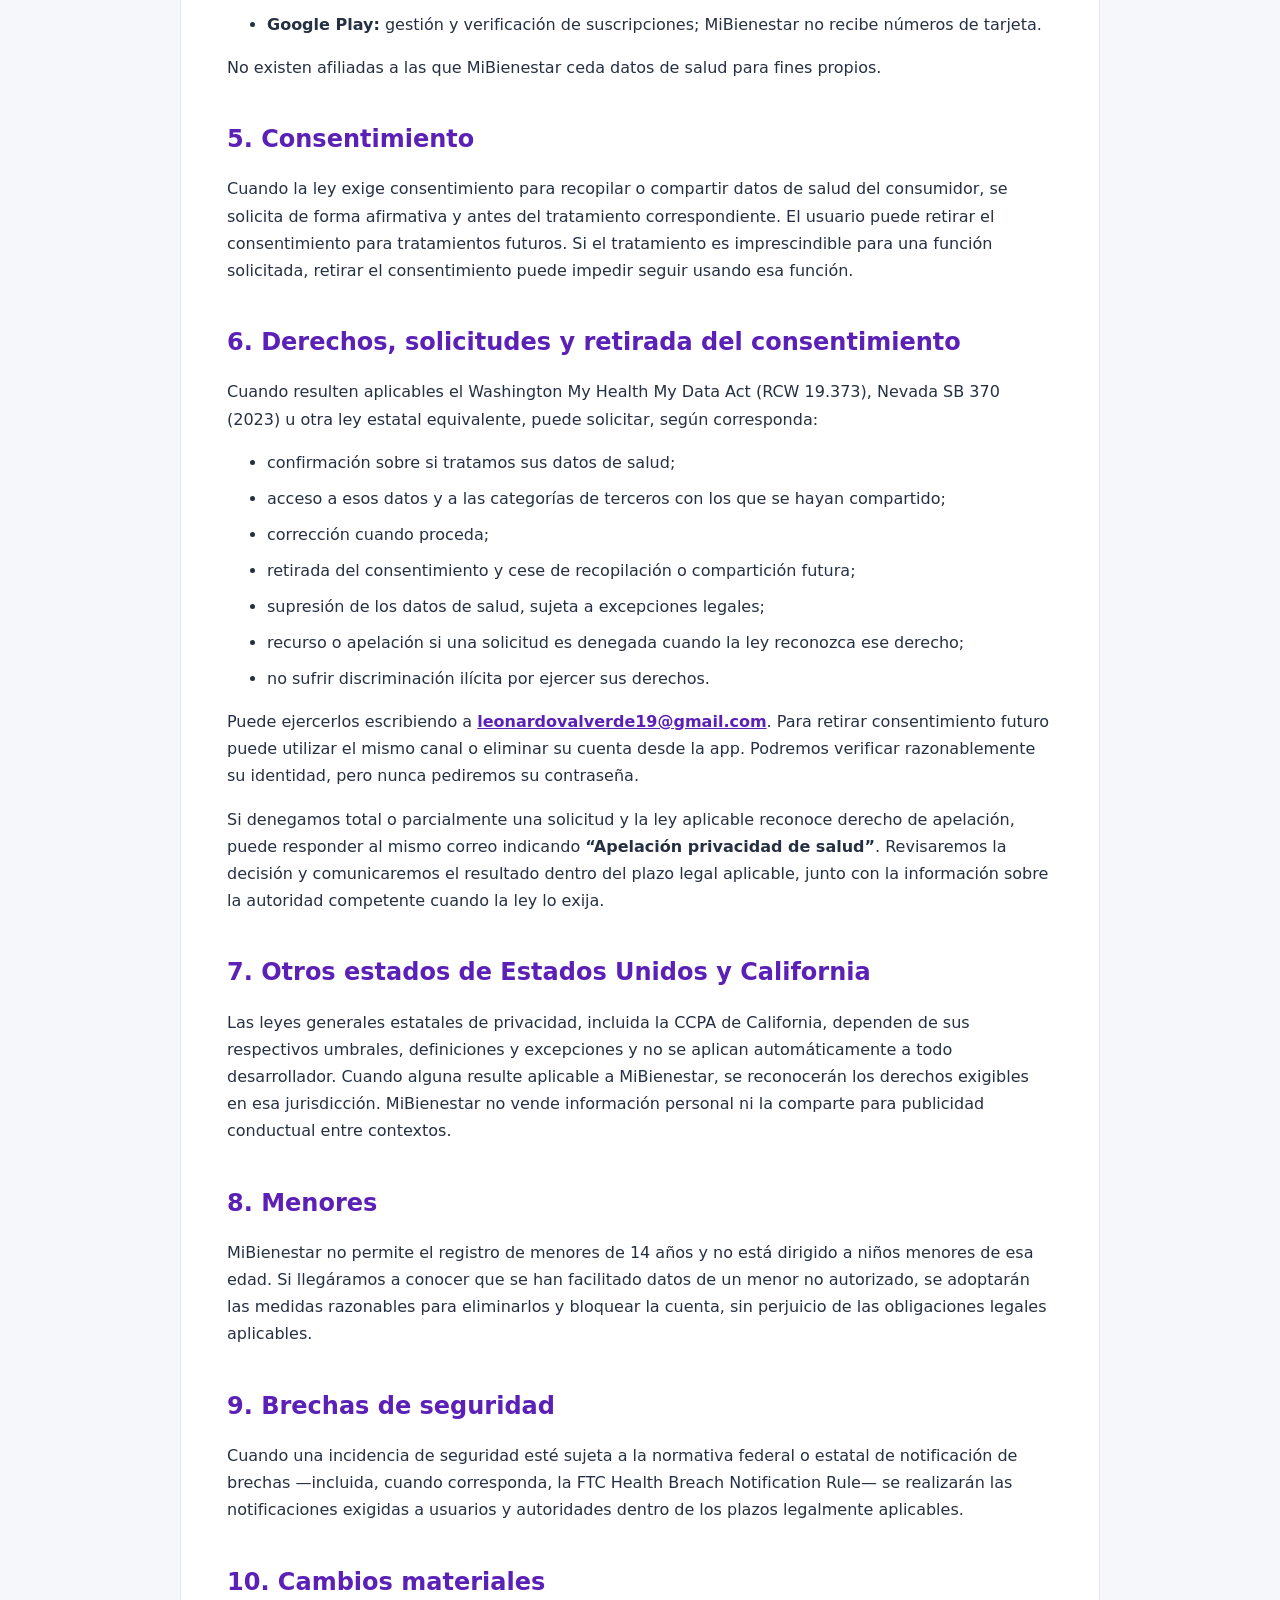
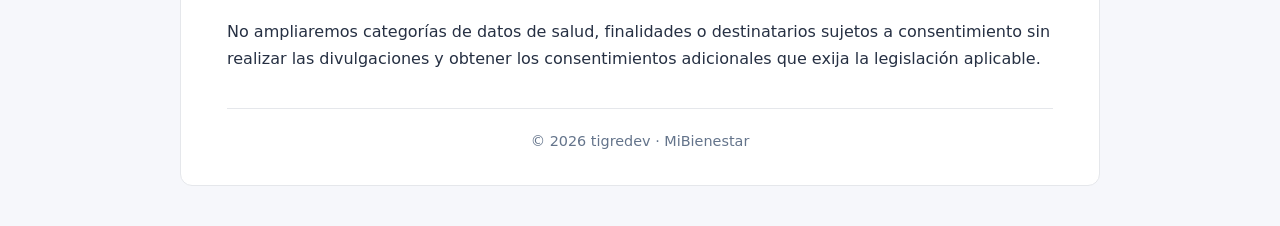
<file: privacidad-salud-eeuu.html>
<!doctype html>
<html lang="es">
<head>
  <meta charset="utf-8">
  <meta name="viewport" content="width=device-width,initial-scale=1">
  <title>Privacidad de datos de salud en Estados Unidos - MiBienestar</title>
  <link rel="stylesheet" href="assets/legal.css">
</head>
<body>
<a class="skip-link" href="#contenido">Saltar al contenido</a>
<main id="contenido" class="container">
<nav aria-label="Documentos legales">
  <a href="./">Privacidad</a>
  <a href="terminos.html">Términos</a>
  <a href="eliminar-cuenta.html">Eliminar cuenta</a>
  <a href="cookies.html">Cookies</a>
  <a href="aviso-legal.html">Aviso legal</a>
</nav>

<h1>Privacidad de datos de salud en Estados Unidos</h1>
<p class="meta">MiBienestar · Vigente desde: 8 de octubre de 2026 · Última revisión: 8 de octubre de 2026</p>

<div class="notice"><strong>Ámbito.</strong> Este aviso complementa la Política de Privacidad para residentes o usuarios protegidos por leyes estatales de privacidad de datos de salud de Estados Unidos. Se aplica cuando la legislación correspondiente alcance a MiBienestar.</div>

<h2>1. Datos de salud del consumidor que tratamos</h2>
<p>MiBienestar puede tratar información introducida o generada a partir de la interacción del usuario con la app, incluyendo peso, altura, IMC, perímetros, estimaciones de composición corporal, sueño, hidratación, nutrición, actividad física, objetivos y estimaciones derivadas de esos datos. No recopilamos datos de salud desde corredores de datos ni compramos historiales médicos.</p>

<h2>2. Fuentes</h2>
<ul>
  <li>El propio usuario, cuando introduce información o configura objetivos.</li>
  <li>Resultados calculados localmente o en nuestros servicios a partir de datos facilitados por el usuario.</li>
  <li>Datos técnicos estrictamente necesarios para prestar funciones solicitadas, como autenticación, sincronización, seguridad, suscripción y notificaciones.</li>
</ul>

<h2>3. Finalidades</h2>
<ul>
  <li>Proporcionar cálculos, registros, objetivos, recordatorios y estadísticas de bienestar solicitados.</li>
  <li>Sincronizar la cuenta y los datos entre dispositivos autenticados.</li>
  <li>Proporcionar funciones Premium y análisis de comida o ejercicio mediante IA cuando el usuario los solicita.</li>
  <li>Proteger la seguridad, prevenir abuso y mantener la integridad del servicio.</li>
  <li>Cumplir obligaciones legales aplicables.</li>
</ul>

<h2>4. Categorías de datos de salud compartidas y proveedores</h2>
<p><strong>No vendemos datos de salud, no los compartimos para publicidad dirigida y no utilizamos geofencing alrededor de centros sanitarios.</strong> Cuando es necesario para prestar una función solicitada, pueden procesarse con proveedores las siguientes categorías: identificadores de cuenta/técnicos imprescindibles para autenticación y seguridad; datos de bienestar almacenados y sincronizados mediante Firebase; y, solo al solicitar IA, la descripción introducida y, para ejercicio, el peso necesario para la estimación.</p>
<p>Las categorías de terceros/procesadores que pueden recibir esos datos únicamente para operar el servicio son:</p>
<ul>
  <li><strong>Google Firebase / Google Cloud:</strong> autenticación, Firestore, Cloud Functions, App Check, Installations y mensajería.</li>
  <li><strong>Google Cloud Vertex AI:</strong> únicamente para análisis de IA iniciados voluntariamente por usuarios Premium.</li>
  <li><strong>Google Play:</strong> gestión y verificación de suscripciones; MiBienestar no recibe números de tarjeta.</li>
</ul>
<p>No existen afiliadas a las que MiBienestar ceda datos de salud para fines propios.</p>

<h2>5. Consentimiento</h2>
<p>Cuando la ley exige consentimiento para recopilar o compartir datos de salud del consumidor, se solicita de forma afirmativa y antes del tratamiento correspondiente. El usuario puede retirar el consentimiento para tratamientos futuros. Si el tratamiento es imprescindible para una función solicitada, retirar el consentimiento puede impedir seguir usando esa función.</p>

<h2>6. Derechos, solicitudes y retirada del consentimiento</h2>
<p>Cuando resulten aplicables el Washington My Health My Data Act (RCW 19.373), Nevada SB 370 (2023) u otra ley estatal equivalente, puede solicitar, según corresponda:</p>
<ul>
  <li>confirmación sobre si tratamos sus datos de salud;</li>
  <li>acceso a esos datos y a las categorías de terceros con los que se hayan compartido;</li>
  <li>corrección cuando proceda;</li>
  <li>retirada del consentimiento y cese de recopilación o compartición futura;</li>
  <li>supresión de los datos de salud, sujeta a excepciones legales;</li>
  <li>recurso o apelación si una solicitud es denegada cuando la ley reconozca ese derecho;</li>
  <li>no sufrir discriminación ilícita por ejercer sus derechos.</li>
</ul>
<p>Puede ejercerlos escribiendo a <a href="mailto:leonardovalverde19@gmail.com?subject=Privacidad%20de%20salud%20MiBienestar">leonardovalverde19@gmail.com</a>. Para retirar consentimiento futuro puede utilizar el mismo canal o eliminar su cuenta desde la app. Podremos verificar razonablemente su identidad, pero nunca pediremos su contraseña.</p>
<p>Si denegamos total o parcialmente una solicitud y la ley aplicable reconoce derecho de apelación, puede responder al mismo correo indicando <strong>“Apelación privacidad de salud”</strong>. Revisaremos la decisión y comunicaremos el resultado dentro del plazo legal aplicable, junto con la información sobre la autoridad competente cuando la ley lo exija.</p>

<h2>7. Otros estados de Estados Unidos y California</h2>
<p>Las leyes generales estatales de privacidad, incluida la CCPA de California, dependen de sus respectivos umbrales, definiciones y excepciones y no se aplican automáticamente a todo desarrollador. Cuando alguna resulte aplicable a MiBienestar, se reconocerán los derechos exigibles en esa jurisdicción. MiBienestar no vende información personal ni la comparte para publicidad conductual entre contextos.</p>

<h2>8. Menores</h2>
<p>MiBienestar no permite el registro de menores de 14 años y no está dirigido a niños menores de esa edad. Si llegáramos a conocer que se han facilitado datos de un menor no autorizado, se adoptarán las medidas razonables para eliminarlos y bloquear la cuenta, sin perjuicio de las obligaciones legales aplicables.</p>

<h2>9. Brechas de seguridad</h2>
<p>Cuando una incidencia de seguridad esté sujeta a la normativa federal o estatal de notificación de brechas —incluida, cuando corresponda, la FTC Health Breach Notification Rule— se realizarán las notificaciones exigidas a usuarios y autoridades dentro de los plazos legalmente aplicables.</p>

<h2>10. Cambios materiales</h2>
<p>No ampliaremos categorías de datos de salud, finalidades o destinatarios sujetos a consentimiento sin realizar las divulgaciones y obtener los consentimientos adicionales que exija la legislación aplicable.</p>

<footer>© 2026 tigredev · MiBienestar</footer>
</main>
</body>
</html>
</file>
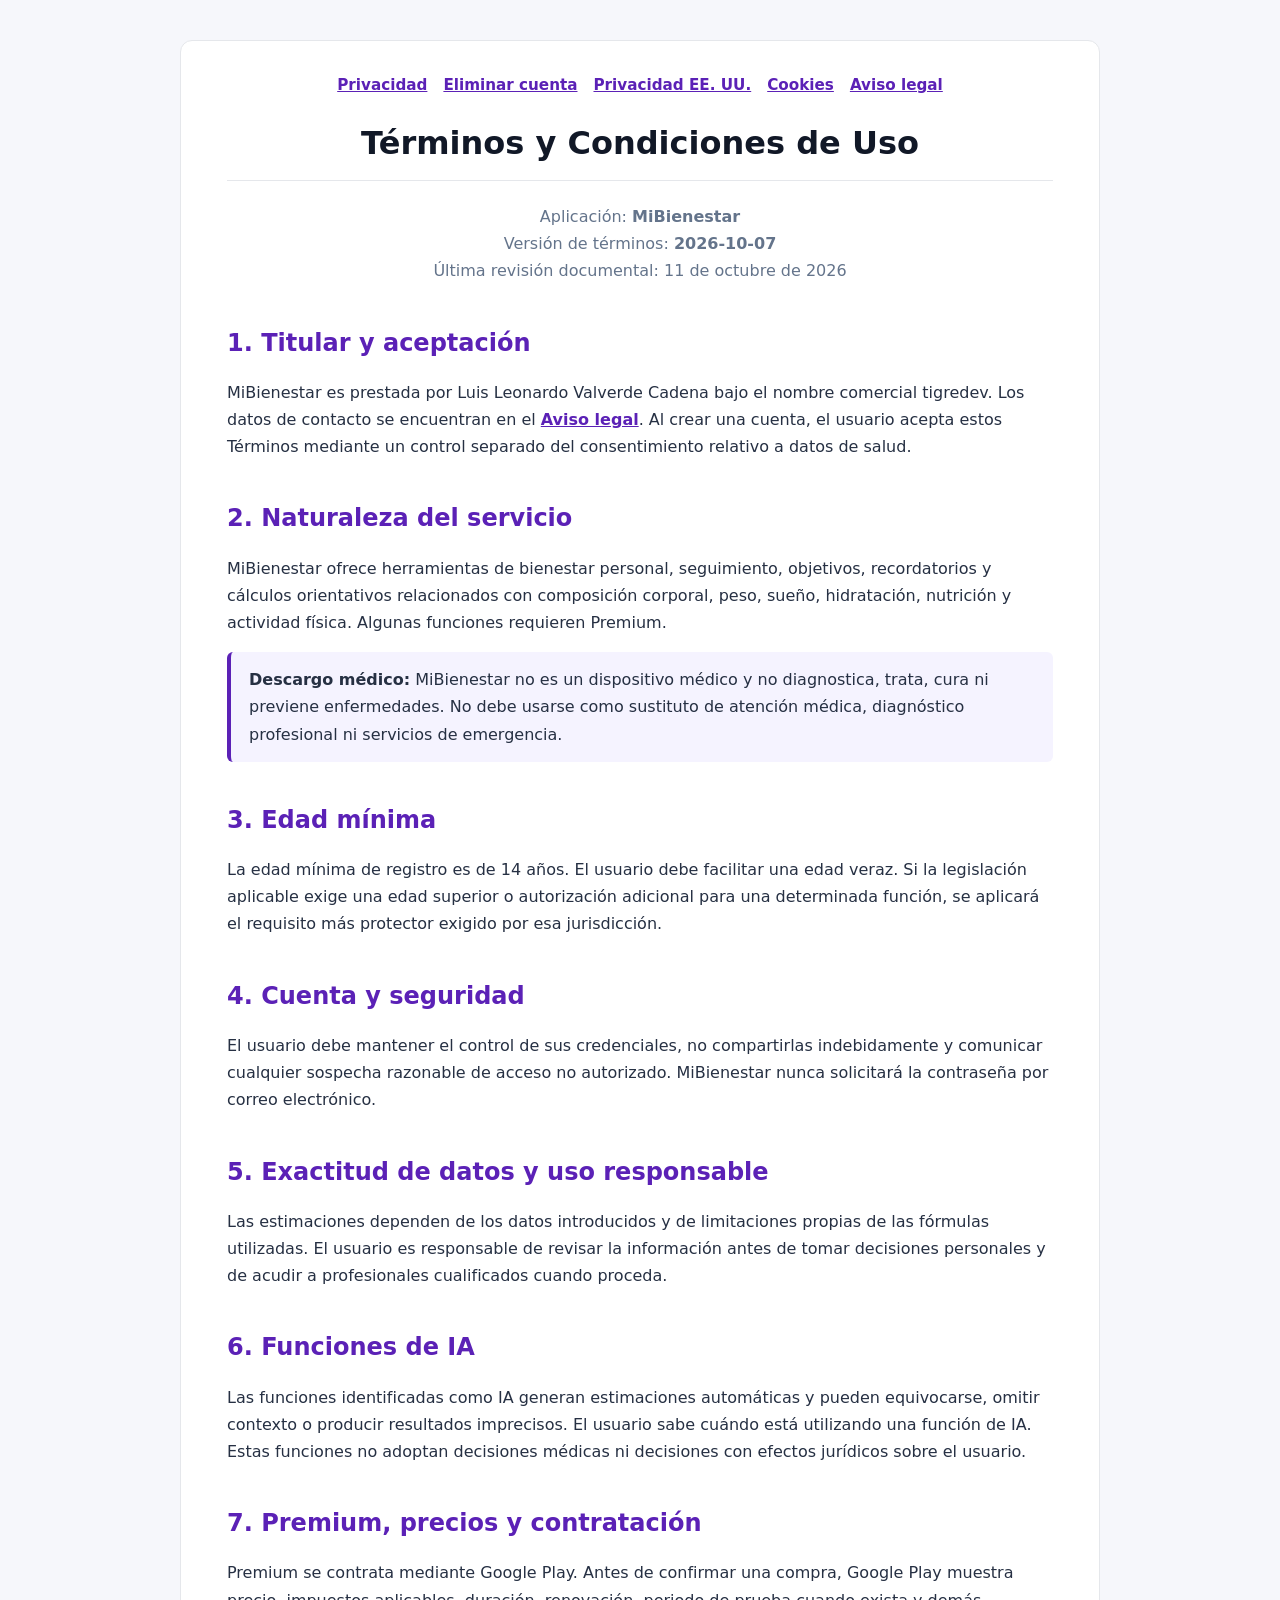
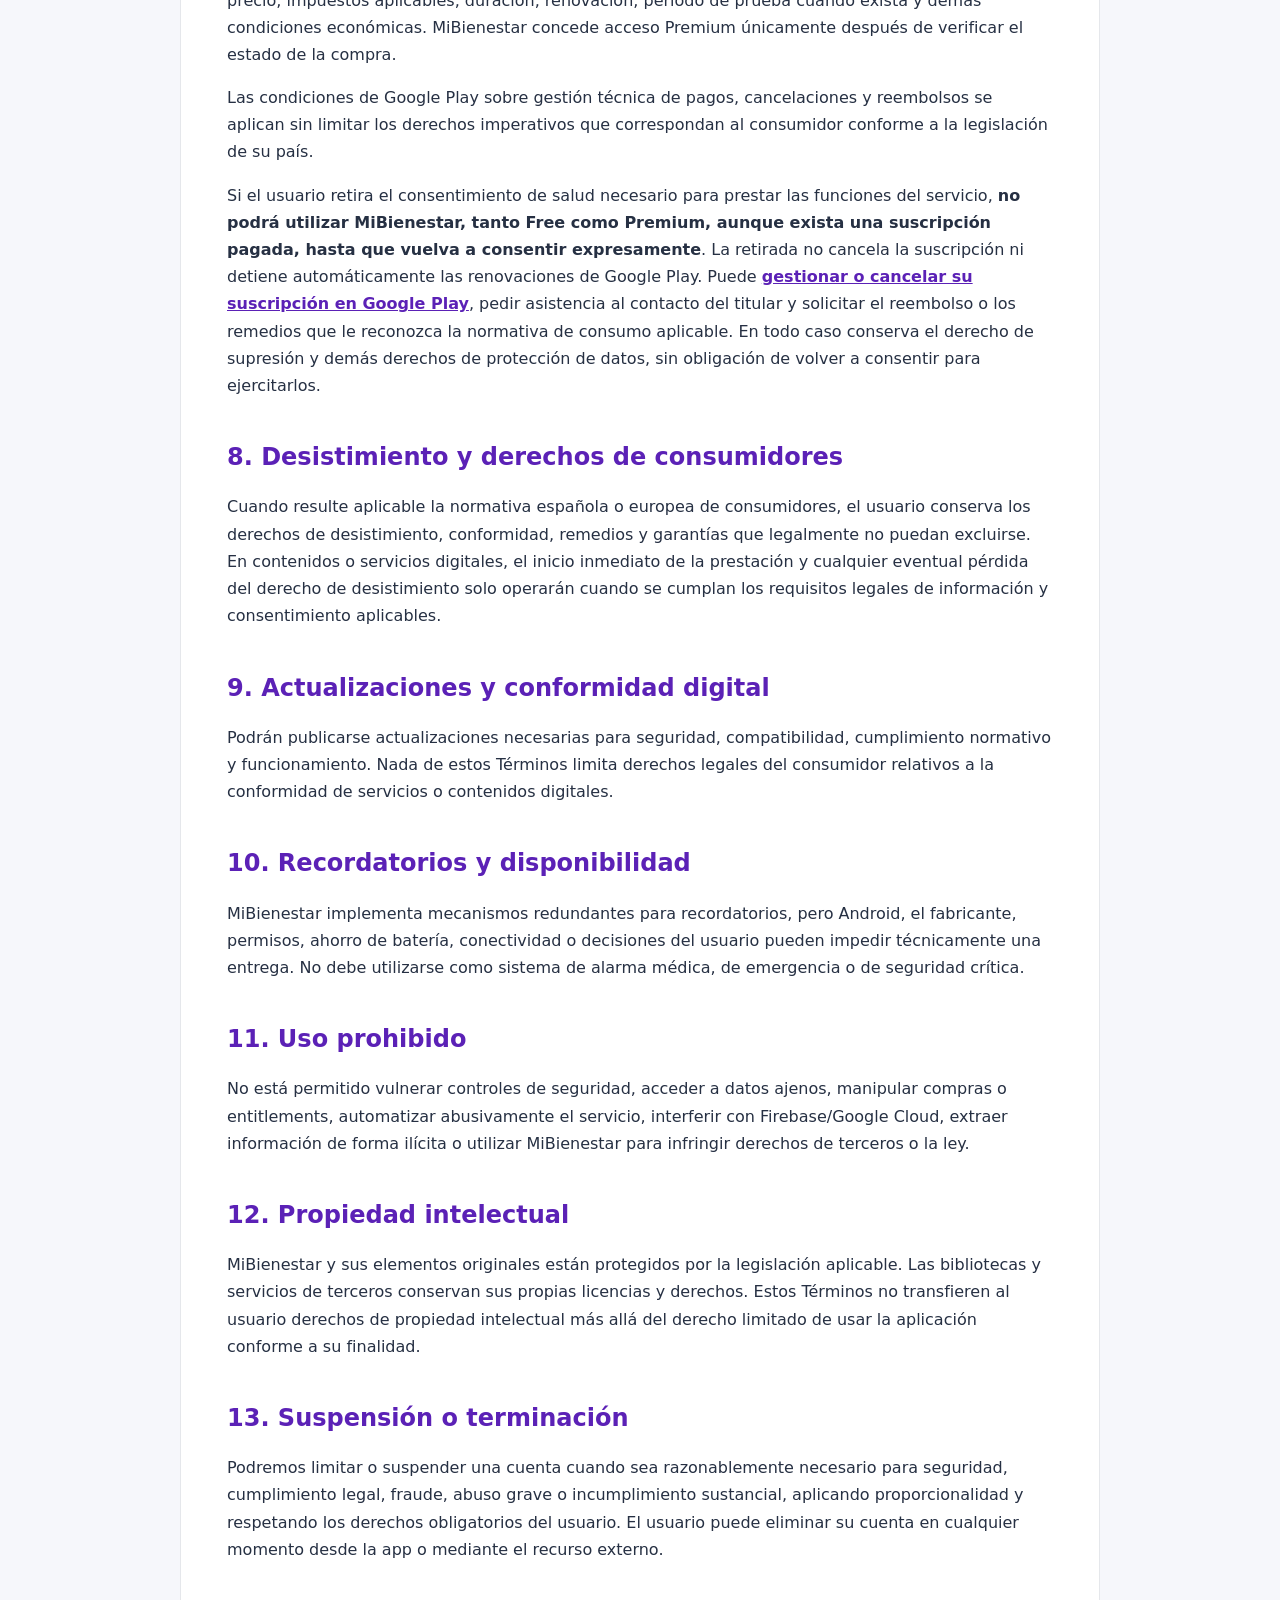
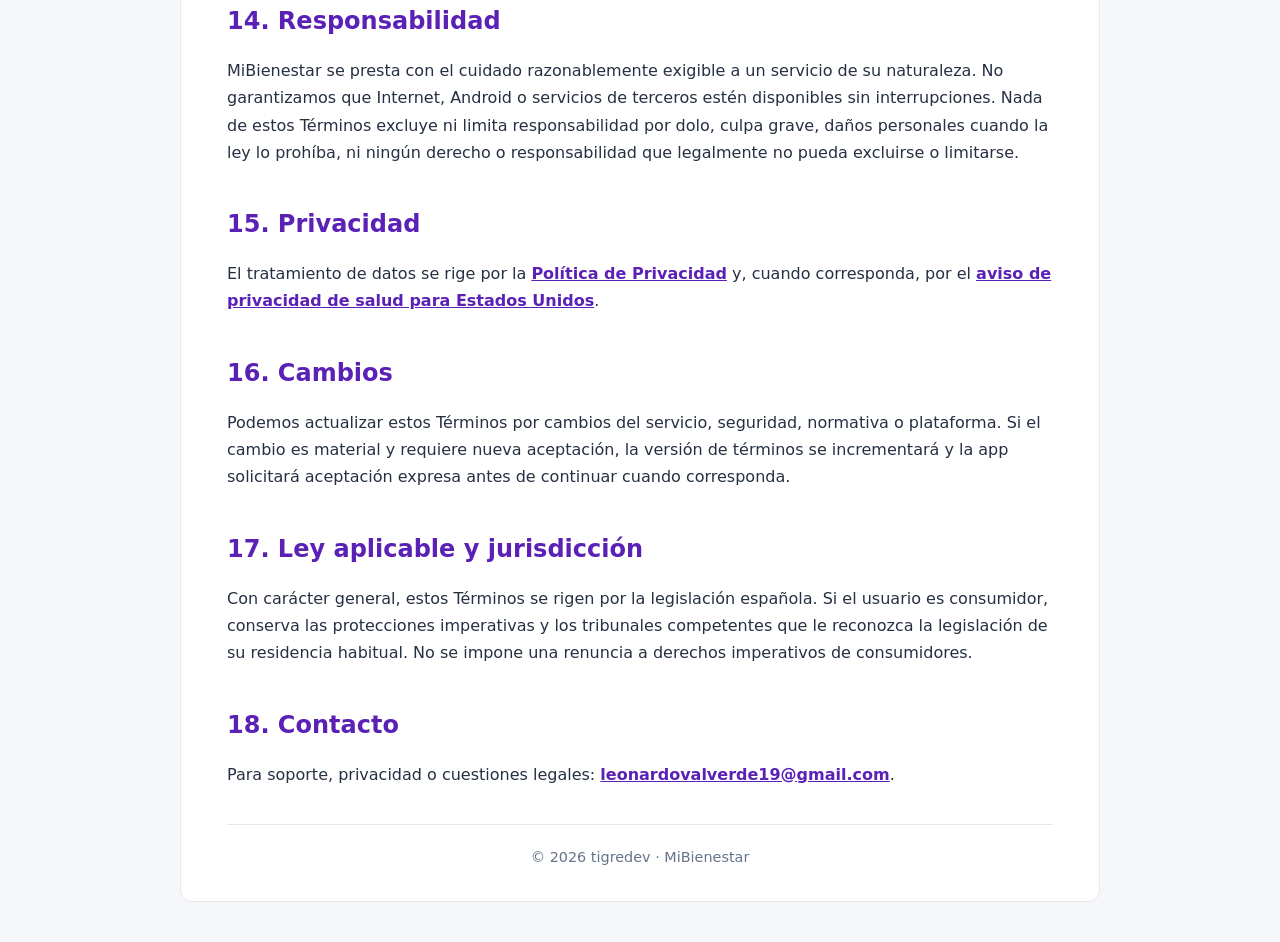
<file: terminos.html>
<!doctype html>
<html lang="es">
<head>
  <meta charset="utf-8">
  <meta name="viewport" content="width=device-width,initial-scale=1">
  <title>Términos y Condiciones - MiBienestar</title>
  <link rel="stylesheet" href="assets/legal.css">
</head>
<body>
<a class="skip-link" href="#contenido">Saltar al contenido</a>
<main id="contenido" class="container">
<nav aria-label="Documentos legales">
  <a href="./">Privacidad</a>
  <a href="eliminar-cuenta.html">Eliminar cuenta</a>
  <a href="privacidad-salud-eeuu.html">Privacidad EE. UU.</a>
  <a href="cookies.html">Cookies</a>
  <a href="aviso-legal.html">Aviso legal</a>
</nav>

<h1>Términos y Condiciones de Uso</h1>
<p class="meta">Aplicación: <strong>MiBienestar</strong><br>Versión de términos: <strong>2026-10-07</strong><br>Última revisión documental: 11 de octubre de 2026</p>

<h2>1. Titular y aceptación</h2>
<p>MiBienestar es prestada por Luis Leonardo Valverde Cadena bajo el nombre comercial tigredev. Los datos de contacto se encuentran en el <a href="aviso-legal.html">Aviso legal</a>. Al crear una cuenta, el usuario acepta estos Términos mediante un control separado del consentimiento relativo a datos de salud.</p>

<h2>2. Naturaleza del servicio</h2>
<p>MiBienestar ofrece herramientas de bienestar personal, seguimiento, objetivos, recordatorios y cálculos orientativos relacionados con composición corporal, peso, sueño, hidratación, nutrición y actividad física. Algunas funciones requieren Premium.</p>

<div class="notice"><strong>Descargo médico:</strong> MiBienestar no es un dispositivo médico y no diagnostica, trata, cura ni previene enfermedades. No debe usarse como sustituto de atención médica, diagnóstico profesional ni servicios de emergencia.</div>

<h2>3. Edad mínima</h2>
<p>La edad mínima de registro es de 14 años. El usuario debe facilitar una edad veraz. Si la legislación aplicable exige una edad superior o autorización adicional para una determinada función, se aplicará el requisito más protector exigido por esa jurisdicción.</p>

<h2>4. Cuenta y seguridad</h2>
<p>El usuario debe mantener el control de sus credenciales, no compartirlas indebidamente y comunicar cualquier sospecha razonable de acceso no autorizado. MiBienestar nunca solicitará la contraseña por correo electrónico.</p>

<h2>5. Exactitud de datos y uso responsable</h2>
<p>Las estimaciones dependen de los datos introducidos y de limitaciones propias de las fórmulas utilizadas. El usuario es responsable de revisar la información antes de tomar decisiones personales y de acudir a profesionales cualificados cuando proceda.</p>

<h2>6. Funciones de IA</h2>
<p>Las funciones identificadas como IA generan estimaciones automáticas y pueden equivocarse, omitir contexto o producir resultados imprecisos. El usuario sabe cuándo está utilizando una función de IA. Estas funciones no adoptan decisiones médicas ni decisiones con efectos jurídicos sobre el usuario.</p>

<h2>7. Premium, precios y contratación</h2>
<p>Premium se contrata mediante Google Play. Antes de confirmar una compra, Google Play muestra precio, impuestos aplicables, duración, renovación, periodo de prueba cuando exista y demás condiciones económicas. MiBienestar concede acceso Premium únicamente después de verificar el estado de la compra.</p>
<p>Las condiciones de Google Play sobre gestión técnica de pagos, cancelaciones y reembolsos se aplican sin limitar los derechos imperativos que correspondan al consumidor conforme a la legislación de su país.</p>
<p>Si el usuario retira el consentimiento de salud necesario para prestar las funciones del servicio, <strong>no podrá utilizar MiBienestar, tanto Free como Premium, aunque exista una suscripción pagada, hasta que vuelva a consentir expresamente</strong>. La retirada no cancela la suscripción ni detiene automáticamente las renovaciones de Google Play. Puede <a href="https://play.google.com/store/account/subscriptions">gestionar o cancelar su suscripción en Google Play</a>, pedir asistencia al contacto del titular y solicitar el reembolso o los remedios que le reconozca la normativa de consumo aplicable. En todo caso conserva el derecho de supresión y demás derechos de protección de datos, sin obligación de volver a consentir para ejercitarlos.</p>

<h2>8. Desistimiento y derechos de consumidores</h2>
<p>Cuando resulte aplicable la normativa española o europea de consumidores, el usuario conserva los derechos de desistimiento, conformidad, remedios y garantías que legalmente no puedan excluirse. En contenidos o servicios digitales, el inicio inmediato de la prestación y cualquier eventual pérdida del derecho de desistimiento solo operarán cuando se cumplan los requisitos legales de información y consentimiento aplicables.</p>

<h2>9. Actualizaciones y conformidad digital</h2>
<p>Podrán publicarse actualizaciones necesarias para seguridad, compatibilidad, cumplimiento normativo y funcionamiento. Nada de estos Términos limita derechos legales del consumidor relativos a la conformidad de servicios o contenidos digitales.</p>

<h2>10. Recordatorios y disponibilidad</h2>
<p>MiBienestar implementa mecanismos redundantes para recordatorios, pero Android, el fabricante, permisos, ahorro de batería, conectividad o decisiones del usuario pueden impedir técnicamente una entrega. No debe utilizarse como sistema de alarma médica, de emergencia o de seguridad crítica.</p>

<h2>11. Uso prohibido</h2>
<p>No está permitido vulnerar controles de seguridad, acceder a datos ajenos, manipular compras o entitlements, automatizar abusivamente el servicio, interferir con Firebase/Google Cloud, extraer información de forma ilícita o utilizar MiBienestar para infringir derechos de terceros o la ley.</p>

<h2>12. Propiedad intelectual</h2>
<p>MiBienestar y sus elementos originales están protegidos por la legislación aplicable. Las bibliotecas y servicios de terceros conservan sus propias licencias y derechos. Estos Términos no transfieren al usuario derechos de propiedad intelectual más allá del derecho limitado de usar la aplicación conforme a su finalidad.</p>

<h2>13. Suspensión o terminación</h2>
<p>Podremos limitar o suspender una cuenta cuando sea razonablemente necesario para seguridad, cumplimiento legal, fraude, abuso grave o incumplimiento sustancial, aplicando proporcionalidad y respetando los derechos obligatorios del usuario. El usuario puede eliminar su cuenta en cualquier momento desde la app o mediante el recurso externo.</p>

<h2>14. Responsabilidad</h2>
<p>MiBienestar se presta con el cuidado razonablemente exigible a un servicio de su naturaleza. No garantizamos que Internet, Android o servicios de terceros estén disponibles sin interrupciones. Nada de estos Términos excluye ni limita responsabilidad por dolo, culpa grave, daños personales cuando la ley lo prohíba, ni ningún derecho o responsabilidad que legalmente no pueda excluirse o limitarse.</p>

<h2>15. Privacidad</h2>
<p>El tratamiento de datos se rige por la <a href="./">Política de Privacidad</a> y, cuando corresponda, por el <a href="privacidad-salud-eeuu.html">aviso de privacidad de salud para Estados Unidos</a>.</p>

<h2>16. Cambios</h2>
<p>Podemos actualizar estos Términos por cambios del servicio, seguridad, normativa o plataforma. Si el cambio es material y requiere nueva aceptación, la versión de términos se incrementará y la app solicitará aceptación expresa antes de continuar cuando corresponda.</p>

<h2>17. Ley aplicable y jurisdicción</h2>
<p>Con carácter general, estos Términos se rigen por la legislación española. Si el usuario es consumidor, conserva las protecciones imperativas y los tribunales competentes que le reconozca la legislación de su residencia habitual. No se impone una renuncia a derechos imperativos de consumidores.</p>

<h2>18. Contacto</h2>
<p>Para soporte, privacidad o cuestiones legales: <a href="mailto:leonardovalverde19@gmail.com">leonardovalverde19@gmail.com</a>.</p>

<footer>© 2026 tigredev · MiBienestar</footer>
</main>
</body>
</html>
</file>
<file: assets/legal.css>
:root{
  color-scheme:light dark;
  --bg:#f6f7fb;
  --surface:#fff;
  --text:#263043;
  --muted:#64748b;
  --heading:#111827;
  --accent:#5b21b6;
  --border:#e5e7eb;
  --notice:#f5f3ff;
}
@media (prefers-color-scheme:dark){
  :root{
    --bg:#0f172a;
    --surface:#111827;
    --text:#e5e7eb;
    --muted:#94a3b8;
    --heading:#f8fafc;
    --accent:#c4b5fd;
    --border:#334155;
    --notice:#1e1b4b;
  }
}
*{box-sizing:border-box}
html{scroll-behavior:smooth}
body{
  font-family:system-ui,-apple-system,BlinkMacSystemFont,"Segoe UI",sans-serif;
  line-height:1.7;background:var(--bg);color:var(--text);margin:0;padding:20px;
}
.skip-link{position:absolute;left:-9999px;top:auto}
.skip-link:focus{left:16px;top:16px;background:var(--surface);padding:10px 14px;z-index:10}
.container{
  max-width:920px;margin:20px auto;background:var(--surface);padding:32px 46px;
  border-radius:12px;border:1px solid var(--border);
}
h1,h2,h3{color:var(--heading);line-height:1.3}
h1{text-align:center;border-bottom:1px solid var(--border);padding-bottom:16px}
h2{color:var(--accent);margin-top:1.8em}
.meta{text-align:center;color:var(--muted)}
.notice{background:var(--notice);border-left:4px solid var(--accent);padding:14px 18px;border-radius:6px}
a{color:var(--accent);font-weight:650}
a:focus-visible{outline:3px solid var(--accent);outline-offset:3px}
li{margin-bottom:.55em}
nav{display:flex;flex-wrap:wrap;gap:10px 16px;justify-content:center;margin:0 0 24px}
nav a{font-size:.95rem}
table{width:100%;border-collapse:collapse;margin:1rem 0}
th,td{text-align:left;vertical-align:top;border:1px solid var(--border);padding:10px}
th{color:var(--heading)}
code{overflow-wrap:anywhere}
footer{margin-top:36px;padding-top:20px;border-top:1px solid var(--border);text-align:center;color:var(--muted);font-size:.9em}
@media(max-width:640px){body{padding:8px}.container{padding:22px 18px;margin:8px auto}table{font-size:.9rem}}
</file>
